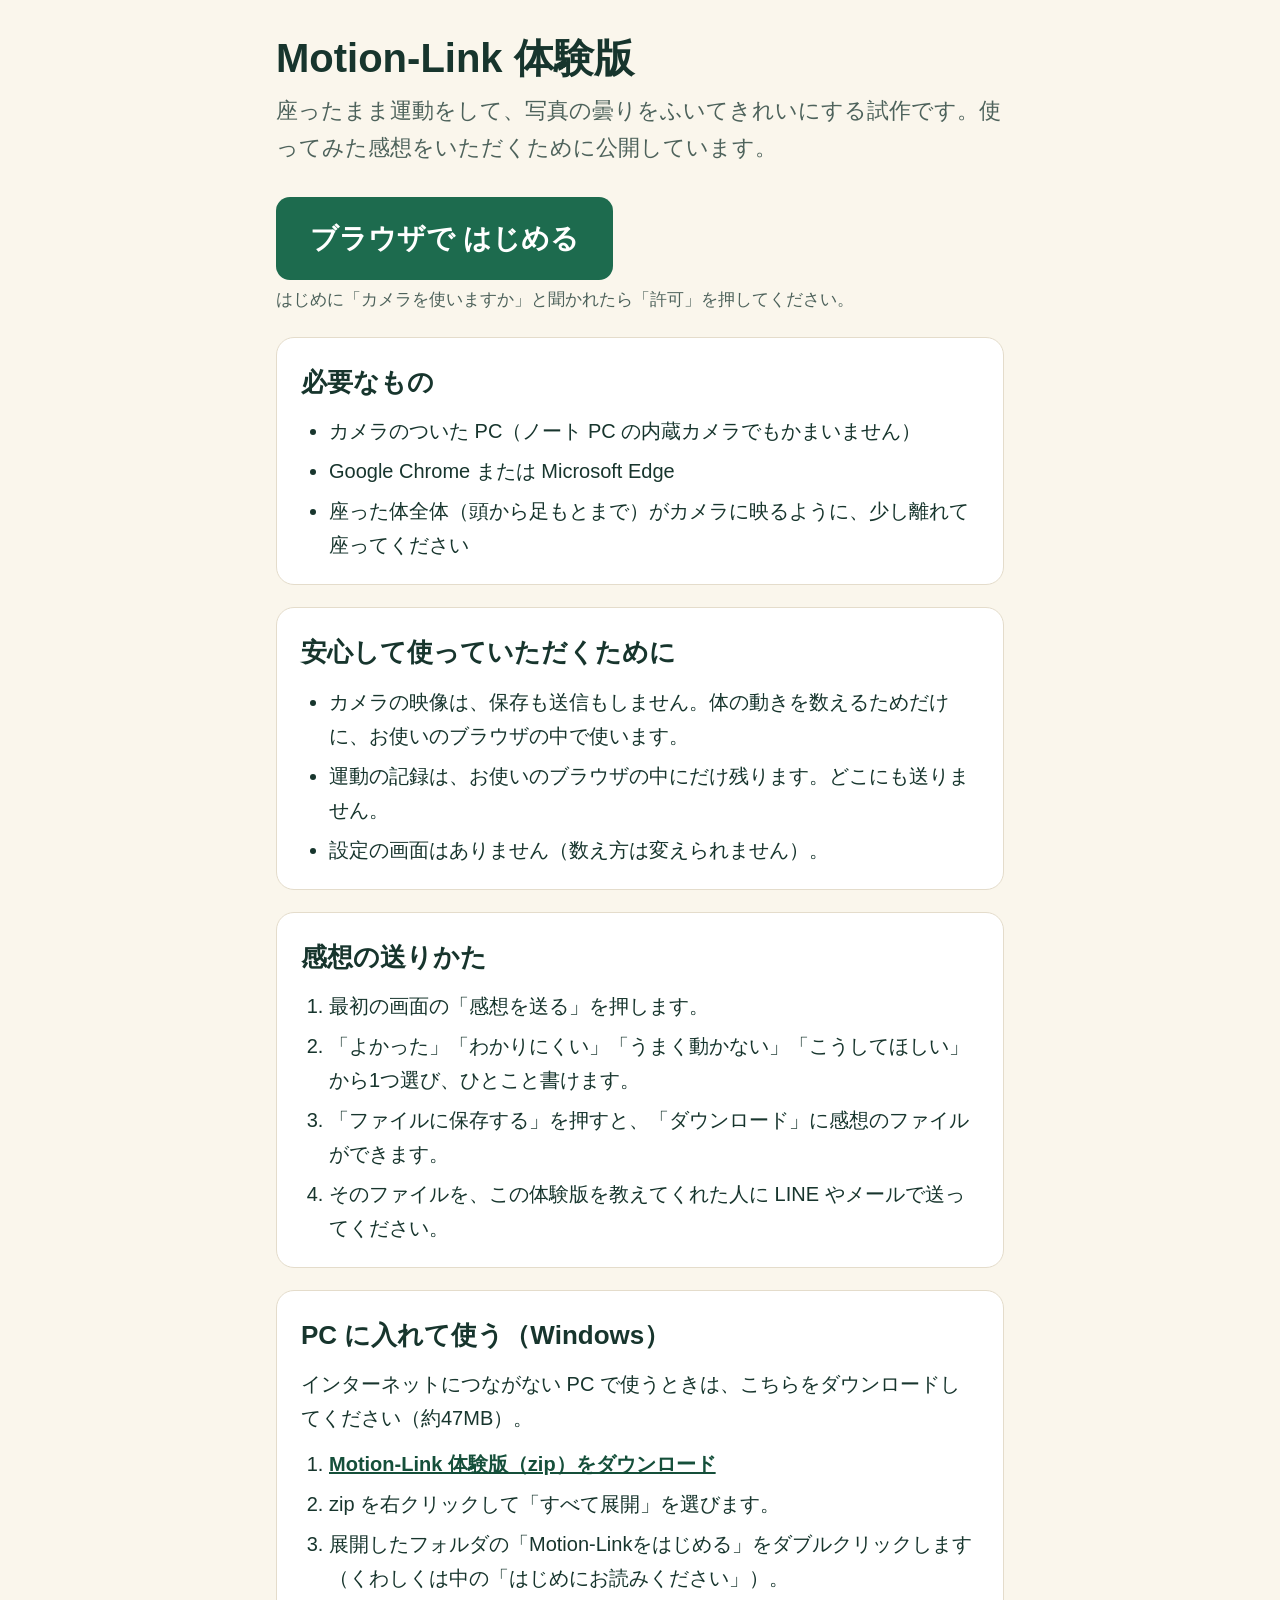
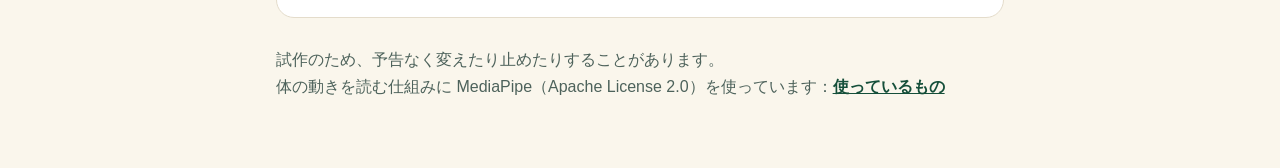
<file: index.html>
<!doctype html>
<html lang="ja">
<head>
  <meta charset="utf-8">
  <meta name="viewport" content="width=device-width, initial-scale=1">
  <meta name="theme-color" content="#1d6b4e">
  <title>Motion-Link 体験版</title>
  <link rel="icon" href="app/motion-link.ico">
  <style>
    :root { --ink: #17352d; --muted: #4d625b; --green: #1d6b4e; --green-dark: #154f3a; --paper: #faf6ec; --card: #ffffff; --line: #e4dccb; }
    * { box-sizing: border-box; }
    body { margin: 0; color: var(--ink); background: var(--paper); font-family: "BIZ UDPGothic", "Hiragino Sans", "Yu Gothic UI", "Meiryo", sans-serif; font-size: 20px; line-height: 1.7; }
    main { max-width: 760px; margin: 0 auto; padding: 32px 16px 56px; }
    h1 { margin: 0 0 8px; font-size: 40px; line-height: 1.3; }
    h2 { margin: 0 0 10px; font-size: 26px; }
    p { margin: 0 0 12px; }
    .lead { font-size: 22px; color: var(--muted); }
    .card { margin-top: 22px; padding: 22px 24px; background: var(--card); border: 1px solid var(--line); border-radius: 18px; }
    .start { display: inline-block; margin: 18px 0 6px; padding: 18px 34px; color: #fff; background: var(--green); border-radius: 14px; font-size: 28px; font-weight: 800; text-decoration: none; }
    .start:hover, .start:focus-visible { background: var(--green-dark); }
    .start:focus-visible, a:focus-visible { outline: 4px solid #f4ca47; outline-offset: 3px; }
    ol, ul { margin: 0; padding-left: 1.4em; }
    li + li { margin-top: 6px; }
    a { color: var(--green-dark); font-weight: 700; }
    .note { font-size: 17px; color: var(--muted); }
    footer { margin-top: 28px; font-size: 16px; color: var(--muted); }
  </style>
</head>
<body>
  <main>
    <h1>Motion-Link 体験版</h1>
    <p class="lead">座ったまま運動をして、写真の曇りをふいてきれいにする試作です。使ってみた感想をいただくために公開しています。</p>
    <a class="start" href="app/index.html?trial=1">ブラウザで はじめる</a>
    <p class="note">はじめに「カメラを使いますか」と聞かれたら「許可」を押してください。</p>

    <section class="card" aria-labelledby="need">
      <h2 id="need">必要なもの</h2>
      <ul>
        <li>カメラのついた PC（ノート PC の内蔵カメラでもかまいません）</li>
        <li>Google Chrome または Microsoft Edge</li>
        <li>座った体全体（頭から足もとまで）がカメラに映るように、少し離れて座ってください</li>
      </ul>
    </section>

    <section class="card" aria-labelledby="safe">
      <h2 id="safe">安心して使っていただくために</h2>
      <ul>
        <li>カメラの映像は、保存も送信もしません。体の動きを数えるためだけに、お使いのブラウザの中で使います。</li>
        <li>運動の記録は、お使いのブラウザの中にだけ残ります。どこにも送りません。</li>
        <li>設定の画面はありません（数え方は変えられません）。</li>
      </ul>
    </section>

    <section class="card" aria-labelledby="feedback">
      <h2 id="feedback">感想の送りかた</h2>
      <ol>
        <li>最初の画面の「感想を送る」を押します。</li>
        <li>「よかった」「わかりにくい」「うまく動かない」「こうしてほしい」から1つ選び、ひとこと書けます。</li>
        <li>「ファイルに保存する」を押すと、「ダウンロード」に感想のファイルができます。</li>
        <li>そのファイルを、この体験版を教えてくれた人に LINE やメールで送ってください。</li>
      </ol>
    </section>

    <section class="card" aria-labelledby="offline">
      <h2 id="offline">PC に入れて使う（Windows）</h2>
      <p>インターネットにつながない PC で使うときは、こちらをダウンロードしてください（約47MB）。</p>
      <ol>
        <li><a href="download/Motion-Link-taiken.zip" download>Motion-Link 体験版（zip）をダウンロード</a></li>
        <li>zip を右クリックして「すべて展開」を選びます。</li>
        <li>展開したフォルダの「Motion-Linkをはじめる」をダブルクリックします（くわしくは中の「はじめにお読みください」）。</li>
      </ol>
    </section>

    <footer>
      <p>試作のため、予告なく変えたり止めたりすることがあります。<br>
      体の動きを読む仕組みに MediaPipe（Apache License 2.0）を使っています：<a href="app/THIRD_PARTY_NOTICES.txt">使っているもの</a></p>
    </footer>
  </main>
</body>
</html>
</file>
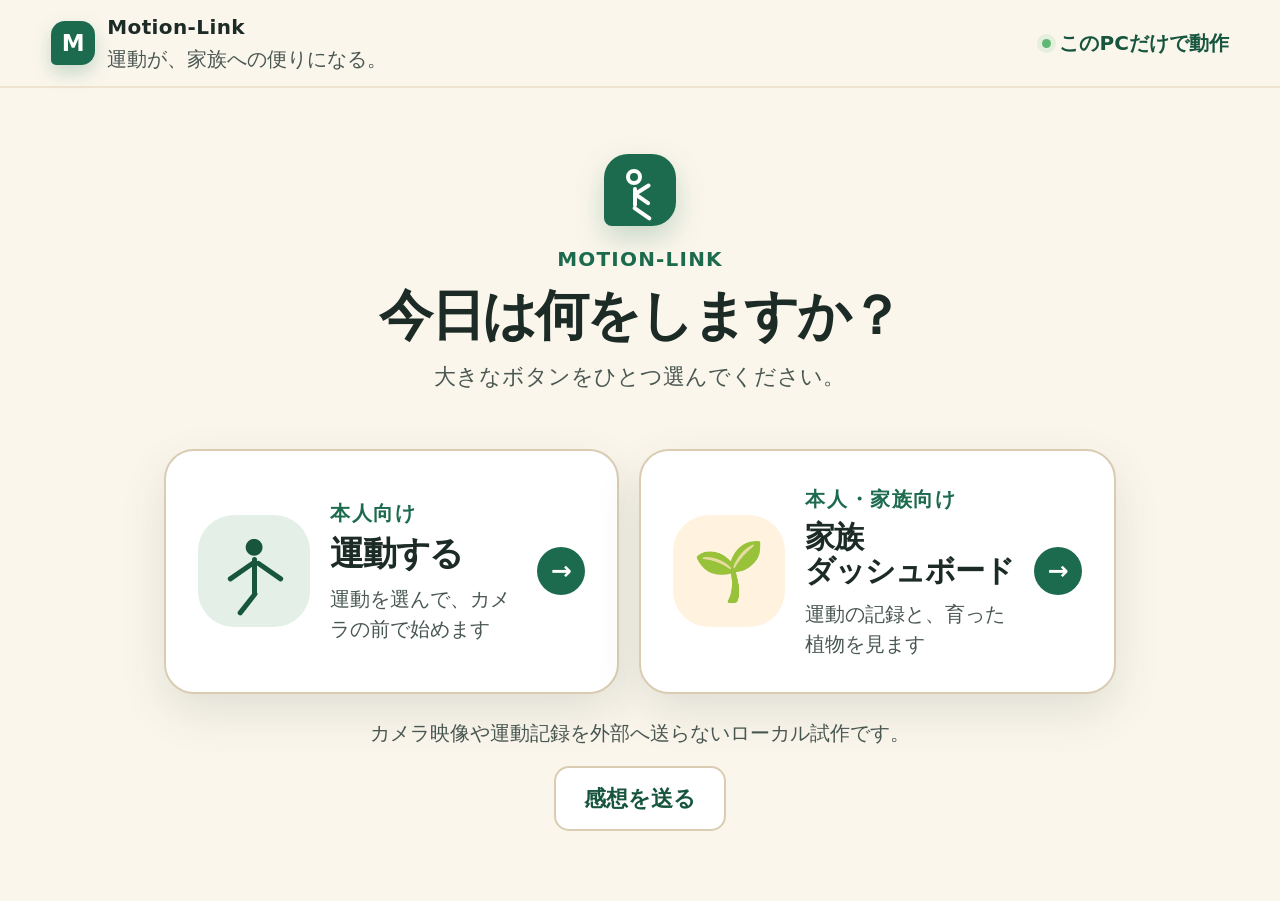
<file: app/index.html>
<!doctype html>
<html lang="ja">
<head>
  <meta charset="utf-8">
  <meta name="viewport" content="width=device-width, initial-scale=1">
  <meta name="theme-color" content="#1d6b4e">
  <title>Motion-Link ローカル試作</title>
  <!-- 公開ページ（GitHub Pages）では、いつも体験版（?trial=1）で開く。設定の画面は出さず、どこにもつながない -->
  <script>if (!/[?&]trial=1(&|$)/.test(location.search)) location.replace(location.pathname + "?trial=1" + location.hash);</script>
  <link rel="stylesheet" href="styles.css?v=2026.10.13-3">
</head>
<body>
  <header class="app-header is-landing">
    <a class="brand" href="#landing" data-nav="landing" aria-label="Motion-Link 最初の画面">
      <span class="brand-mark" aria-hidden="true">M</span>
      <span><strong>Motion-Link</strong><small>運動が、家族への便りになる。</small></span>
    </a>
    <nav class="main-nav" aria-label="メインメニュー">
      <button class="nav-button is-active" type="button" data-view="home">運動する</button>
      <button class="nav-button" type="button" data-view="dashboard">家族ダッシュボード</button>
      <button class="nav-button" type="button" data-view="settings">設定・運営</button>
    </nav>
    <div class="local-badge"><span></span> このPCだけで動作</div>
  </header>

  <main>
    <section id="view-landing" class="view is-active landing-view" aria-labelledby="landing-title">
      <div class="landing-intro">
        <div class="landing-symbol" aria-hidden="true"><span></span><i></i></div>
        <p class="eyebrow">Motion-Link</p>
        <h1 id="landing-title" tabindex="-1">今日は何をしますか？</h1>
        <p>大きなボタンをひとつ選んでください。</p>
      </div>
      <div class="entry-grid">
        <button class="entry-card exercise-entry" type="button" data-entry="home">
          <span class="entry-visual" aria-hidden="true"><span class="mini-person">●</span><i></i></span>
          <span class="entry-copy"><small>本人向け</small><strong>運動する</strong><span>運動を選んで、カメラの前で始めます</span></span>
          <b aria-hidden="true">→</b>
        </button>
        <button class="entry-card family-entry" type="button" data-entry="dashboard">
          <span class="entry-visual" aria-hidden="true">🌱</span>
          <span class="entry-copy"><small>本人・家族向け</small><strong>家族<wbr>ダッシュボード</strong><span>運動の記録と、育った植物を見ます</span></span>
          <b aria-hidden="true">→</b>
        </button>
      </div>
      <p class="landing-privacy">カメラ映像や運動記録を外部へ送らないローカル試作です。</p>
      <!-- 感想を送る（家族のしくみがあるときだけ。この PC の中にためる） -->
      <p class="feedback-entry"><button class="secondary-button feedback-open" type="button" data-feedback-open hidden>感想を送る</button></p>
    </section>

    <section id="view-home" class="view" aria-labelledby="home-title">
      <!-- 運動する人の名前（2人以上のときだけ出す。押すと人を選ぶ画面。PIN は聞かない。app.js renderPersonSwitch） -->
      <button id="person-switch" class="secondary-button person-switch" type="button" hidden><svg class="person-icon" viewBox="0 0 24 24" aria-hidden="true" fill="none" stroke="currentColor" stroke-width="2.4" stroke-linecap="round"><circle cx="12" cy="8" r="4"/><path d="M4.5 21a7.5 7.5 0 0 1 15 0"/></svg><span id="person-switch-name"></span></button>
      <button id="replay-intro" class="secondary-button intro-replay" type="button"><span aria-hidden="true">?</span>つかい方</button>
      <div class="hero-copy">
        <p class="eyebrow">きょうも、無理なく一歩ずつ</p>
        <h1 id="home-title" tabindex="-1">運動をえらんでください</h1>
        <!-- 回数が0回で終えたときだけ、見出しの代わりに出す（責めることば・数字は出さない） -->
        <p id="home-notice" class="home-notice" role="status" hidden><strong>おつかれさまでした</strong><span>もう一度やるときは「この運動をはじめる」を押してください</span></p>
      </div>

      <div class="exercise-picker" aria-label="運動選択">
        <div id="exercise-orbit" class="exercise-orbit"></div>
        <article id="selected-exercise" class="selected-exercise" aria-live="polite"></article>
        <div class="picker-controls">
          <button id="previous-exercise" class="round-control" type="button" aria-label="前の運動">←</button>
          <button id="start-exercise" class="primary-button start-button" type="button">この運動をはじめる</button>
          <button id="next-exercise" class="round-control" type="button" aria-label="次の運動">→</button>
        </div>
      </div>

      <article id="daily-quest-teaser" class="daily-quest-teaser">
        <div class="quest-letter" aria-hidden="true">✉</div>
        <div class="quest-teaser-copy">
          <h2 id="daily-quest-teaser-title">孫から写真が届きました</h2>
          <p id="daily-quest-teaser-detail">カメラの前で手を動かして、写真のくもりをふき取りましょう。</p>
        </div>
        <div class="quest-teaser-reward"><span>ごほうび</span><strong>木が3回分そだちます</strong></div>
        <button id="start-daily-quest" class="secondary-button" type="button">写真をきれいにする</button>
      </article>

      <!-- 家族の端末から届いた声（2段目）。まだ聞いていない声があるときだけ出す（app.js renderVoiceArrival） -->
      <article id="voice-arrival" class="voice-arrival" hidden>
        <div class="quest-letter" aria-hidden="true">♪</div>
        <div class="quest-teaser-copy">
          <h2 id="voice-arrival-title"></h2>
          <p>「きく」を押すと、声が流れます。</p>
        </div>
        <button id="play-arrival" class="secondary-button" type="button">きく</button>
      </article>
    </section>

    <section id="view-session" class="view session-view" aria-labelledby="session-title">
      <!-- 運動中の画面：テレビから2m離れて読めるよう、回数と「一時停止・終わる」をスクロールなしで見える所に置く -->
      <div class="session-topbar">
        <button id="back-home" class="secondary-button quiet-button" type="button">← もどる</button>
        <div class="session-exercise-meta">
          <h2 id="session-title" tabindex="-1">運動名</h2>
          <p id="session-difficulty" class="difficulty-label"></p>
        </div>
        <div class="session-controls">
          <!-- 見え方（映像と線・映像だけ・線だけ）。映像が出せないときは隠す（app.js syncCameraView） -->
          <button id="camera-view" class="secondary-button" type="button" hidden aria-label="画面の見え方を変えます。いまは、映像と体の線">見え方：映像と線</button>
          <button id="pause-session" class="secondary-button" type="button">一時停止</button>
          <button id="finish-session" class="secondary-button danger" type="button">ここで終わる</button>
        </div>
      </div>
      <div class="motion-comparison">
        <article class="motion-card">
          <header class="step-header">
            <strong>あなたの姿</strong>
            <span id="camera-state-label" class="camera-state-label"><i aria-hidden="true"></i><b>準備中</b></span>
          </header>
          <div class="camera-panel">
            <video id="camera-video" autoplay muted playsinline aria-label="運動カメラ映像"></video>
            <!-- 奥行きカメラ（端末サービス --color-preview）の色つき映像。描くだけで保存しない -->
            <canvas id="camera-preview" aria-hidden="true"></canvas>
            <!-- 「線だけ」のとき映像にかぶせる地。映像は止めない（体の動きを読むのは映像のコマごと） -->
            <div id="camera-cover" aria-hidden="true"></div>
            <canvas id="pose-overlay" aria-hidden="true"></canvas>
            <canvas id="motion-sampler" width="160" height="120" hidden></canvas>
            <div id="camera-guide" class="camera-guide" role="status" aria-live="polite">
              <div class="guide-motion" aria-hidden="true"><span></span><i></i></div>
              <strong id="camera-guide-title">カメラを準備しています</strong>
              <span id="camera-guide-detail">そのままお待ちください</span>
              <button id="camera-retry" class="primary-button" type="button" hidden>もう一度ためす</button>
            </div>
            <div id="position-guide" class="position-guide" role="status" aria-live="polite" hidden>
              <span class="position-guide-arrow" aria-hidden="true"></span>
              <div><strong id="position-guide-title"></strong><small id="position-guide-detail"></small></div>
              <span id="position-guide-distance" class="position-guide-distance" aria-hidden="true"></span>
            </div>
            <div class="camera-privacy">● 録画・送信はしません</div>
            <!-- はじめての使い方（3枚のカードを1枚ずつ）。映像の上だけに重ね、「一時停止」「ここで終わる」はふさがない。下では数え続ける。
                 運動選択の「つかい方」から見るときは、画面のまん中に出す（app.js showIntro） -->
            <div id="intro" class="intro" role="dialog" aria-labelledby="intro-text" hidden>
              <div class="intro-card">
                <div class="intro-picture" aria-hidden="true">
                  <img data-card="0" src="assets/intro-seat.svg" alt="">
                  <svg data-card="1" class="intro-lines" viewBox="0 0 160 160">
                    <rect width="160" height="160" rx="14" fill="#12231f"/>
                    <circle cx="80" cy="34" r="13" fill="none" stroke="#f4ca47" stroke-width="5"/>
                    <path d="M58 56 H102 M58 56 L62 100 M102 56 L98 100 M62 100 H98 M58 56 L46 84 L52 104 M102 56 L114 84 L108 104 M66 100 L64 126 L64 146 M94 100 L96 126 L96 146" fill="none" stroke="#f4ca47" stroke-width="5" stroke-linecap="round" stroke-linejoin="round"/>
                  </svg>
                  <span data-card="2" class="intro-count"><b>2</b><small>回</small><i>♪</i></span>
                </div>
                <p id="intro-text" class="intro-text"></p>
                <div class="intro-actions">
                  <span class="intro-dots"><i></i><i></i><i></i></span>
                  <button id="intro-skip" class="secondary-button" type="button">とばす</button>
                  <button id="intro-next" class="primary-button" type="button">次へ</button>
                </div>
              </div>
            </div>
          </div>
          <!-- ひとこと（「2回できました」など）は映像の下の帯に出す。映像の上に重ねると、座った人のひざ・足が隠れる -->
          <p id="motion-feedback" class="motion-feedback" aria-live="polite"></p>
        </article>
        <div class="session-side">
          <article class="demo-card" aria-labelledby="demo-label">
            <p id="demo-label" class="demo-label">お手本</p>
            <div class="demo-stage">
              <canvas id="demo-stickman" width="540" height="540" aria-label="棒人間による運動のお手本"></canvas>
              <strong id="demo-instruction-title" class="phrase-text">動きをゆっくりまねします。</strong>
              <p id="demo-instruction-detail" class="phrase-text">無理のない範囲で動いてください。</p>
            </div>
          </article>
          <article class="count-card" aria-label="回数">
            <div class="count-display"><strong id="current-count">0</strong><span>回</span></div>
            <p class="count-target">目標 <b id="target-count">5</b> 回</p>
            <div class="progress-track" aria-hidden="true"><span id="session-progress"></span></div>
          </article>
        </div>
      </div>
      <div class="session-footer">
        <p id="analysis-pill" class="analysis-pill" aria-live="polite" hidden></p>
        <button id="demo-rep" class="secondary-button demo-button" type="button" hidden>カメラなしで1回</button>
      </div>
      <!-- 開発・ご家族の確認用（?debug=1 のときだけ表示）。体の数値はここだけで、本人の画面には出さない -->
      <div id="family-readouts" class="family-readouts" hidden>
        <div id="camera-status" class="camera-status"><span></span> カメラ準備中</div>
        <dl class="session-metrics">
          <div><dt>経過</dt><dd id="session-time">00:00</dd></div>
          <div><dt>動き</dt><dd id="motion-level">待機中</dd></div>
          <div><dt>認識</dt><dd id="tracking-confidence">準備中</dd></div>
        </dl>
        <section class="precision-panel" aria-labelledby="precision-title">
          <div class="precision-heading"><strong id="precision-title">細かい動きの分析</strong><span id="sensor-source">カメラ準備中</span></div>
          <dl class="precision-readouts">
            <div><dt id="joint-angle-label">動作角度</dt><dd id="joint-angle">—</dd></div>
            <div><dt>可動域</dt><dd id="range-of-motion">0%</dd></div>
            <div><dt>体幹</dt><dd id="posture-state">—</dd></div>
            <div><dt>左右安定</dt><dd id="balance-state">—</dd></div>
            <div><dt>テンポ</dt><dd id="motion-tempo">測定中</dd></div>
          </dl>
        </section>
        <p class="prototype-note">端末内AIで関節角度・可動域・体幹・左右安定・テンポを分析します。見えない部位は評価せず、利用できない場合だけ照明補正つき簡易判定へ切り替えます。</p>
      </div>
    </section>

    <section id="view-quest" class="view quest-view" aria-labelledby="quest-title">
      <div class="session-topbar">
        <button id="back-from-quest" class="text-button" type="button">← 運動選択にもどる</button>
      </div>
      <div class="quest-heading">
        <div><p class="eyebrow">孫から届いた写真</p><h1 id="quest-title" tabindex="-1">写真のくもりを、手でふき取ろう</h1></div>
        <div class="quest-reward-pill"><span>ごほうび</span><strong>木が3回分そだちます</strong></div>
      </div>
      <div class="quest-layout">
        <article class="panel quest-photo-card">
          <div class="panel-heading"><div><p class="kicker">届いた写真</p><h2>まだ何が写っているか内緒です</h2></div><span id="quest-photo-status" class="prototype-tag">まだぼやけています</span></div>
          <div id="quest-photo-stage" class="quest-photo-stage" aria-label="ふき取って見つける写真">
            <canvas id="quest-photo-base" width="900" height="600"></canvas>
            <canvas id="quest-photo-overlay" width="900" height="600" tabindex="0" aria-label="この上を指やマウスでなぞっても、写真をふき取れます"></canvas>
            <div class="quest-sparkle" aria-hidden="true">✦</div>
            <!-- 写真の上の手の印（動いている手だけ）。端末サービスでは両手、ブラウザのカメラでは動いた所の1つ -->
            <div id="quest-motion-cursor" class="quest-motion-cursor" aria-hidden="true"></div>
            <div id="quest-motion-cursor-other" class="quest-motion-cursor" aria-hidden="true"></div>
          </div>
          <div class="progress-track quest-progress" aria-hidden="true"><span id="quest-progress"></span></div>
          <p class="quest-hint">カメラの前で手を左右や上下に動かしてください。写真を指やマウスで直接なぞっても、ふき取れます。</p>
        </article>

        <aside class="panel quest-motion-card">
          <div class="panel-heading"><div><p class="kicker">手の動き</p><h2>手だけで大丈夫</h2></div></div>
          <div class="quest-camera-panel">
            <video id="quest-camera-video" autoplay muted playsinline aria-label="手の動きを見るカメラ映像"></video>
            <canvas id="quest-motion-sampler" width="96" height="72" hidden></canvas>
            <!-- 端末サービスのとき（映像はない）：映っている人の上半身の線 -->
            <canvas id="quest-pose-overlay" class="quest-pose-overlay" aria-hidden="true"></canvas>
            <div id="quest-camera-guide" class="quest-camera-guide phrase-text"><span aria-hidden="true">↔</span><strong>手をゆっくり<wbr>左右や上下へ</strong><small>全身を<wbr>映す必要はありません</small></div>
          </div>
          <div id="quest-camera-status" class="camera-status"><span></span> カメラ準備中</div>
          <ol class="quest-steps phrase-text"><li>手や腕が<wbr>映る位置に<wbr>座ります</li><li>窓をふくように、<wbr>左右や上下へ<wbr>動かします</li><li>写真ぜんぶが<wbr>見えてきたら、<wbr>できあがりです</li></ol>
          <!-- 開発・ご家族の確認用（?debug=1 のときだけ表示）。これでふき取った写真では元気の木はそだたない -->
          <button id="quest-demo-swipe" class="secondary-button" type="button" hidden>デモでふき取る</button>
          <p class="prototype-note">カメラの映像は保存しません。カメラがお休みのときも、写真を直接なぞれます。</p>
        </aside>
      </div>
      <div id="quest-complete-panel" class="quest-complete-panel" hidden>
        <span class="celebration" aria-hidden="true">✓</span>
        <div><p class="eyebrow">きれいになりました！</p><h2>写真をアルバムに入れました</h2><p id="quest-complete-detail">元気の木が3回分そだちました。</p></div>
        <button id="quest-view-album" class="primary-button" type="button">アルバムと植物を見る</button>
      </div>
    </section>

    <section id="view-result" class="view result-view" aria-labelledby="result-title">
      <!-- 元気の木（左）と、ことば（右）。木が育ったときは、ここで育つところを見せる。木の中身は plant-view.js が作る（家族のページと同じ描き方） -->
      <div class="result-top">
        <figure class="result-tree">
          <svg id="result-plant" class="plant-svg" viewBox="0 0 260 240" aria-hidden="true"></svg>
          <figcaption>元気の木 <b id="result-plant-label">たね</b></figcaption>
        </figure>
        <div class="result-copy">
          <p class="eyebrow">おつかれさまでした</p>
          <h1 id="result-title" tabindex="-1">今日の運動、完了です</h1>
          <p id="result-message" class="result-message"></p>
          <!-- 木が育ったとき「元気の木が 若葉に なりました」、練習の記録のとき「練習でした」 -->
          <p id="result-grow" class="result-grow" aria-live="polite" hidden></p>
          <div id="unlock-message" class="unlock-card" hidden>
            <canvas id="unlock-pose" class="exercise-pose" aria-hidden="true"></canvas>
            <p><span>あたらしい運動が えらべます</span><strong id="unlock-name"></strong></p>
            <button id="unlock-try" class="secondary-button" type="button">あたらしい運動を見てみる</button>
          </div>
        </div>
      </div>
      <div class="result-grid">
        <div><span>運動回数</span><strong id="result-count">0回</strong></div>
        <div><span>運動時間</span><strong id="result-duration">0秒</strong></div>
        <div><span>簡易スコア</span><strong id="result-score">0点</strong></div>
        <div><span>体の分析</span><strong id="result-analysis">はじめまして</strong><small id="result-analysis-note" aria-live="polite"></small></div>
      </div>
      <div class="line-preview">
        <span class="line-mark" aria-hidden="true">✉</span>
        <div><strong>家族へのお知らせ</strong><p id="line-message"></p></div>
        <span class="sent-badge">家族へは送っていません</span>
      </div>
      <div class="result-actions">
        <button id="go-dashboard" class="primary-button" type="button">成長をみる</button>
        <button id="return-home" class="secondary-button" type="button">ほかの運動をする</button>
      </div>
    </section>

    <section id="view-dashboard" class="view dashboard-view" aria-labelledby="dashboard-title">
      <div class="section-heading">
        <div><p class="eyebrow">本人と家族で共有</p><h1 id="dashboard-title" tabindex="-1">元気のダッシュボード</h1></div>
        <button id="dashboard-exercise" class="primary-button" type="button">運動する</button>
      </div>
      <div id="summary-cards" class="summary-cards"></div>
      <!-- この1週間：運動ごとに、した日に ✓（回数は書かない）。練習だけの日は点線の丸 -->
      <article class="panel week-panel" aria-labelledby="week-title">
        <div class="panel-heading"><div><p class="kicker">運動した日</p><h2 id="week-title">この1週間</h2></div>
          <p class="week-legend"><span><i class="week-mark is-done" aria-hidden="true">✓</i>できました</span><span><i class="week-mark is-practice" aria-hidden="true"></i>練習</span></p></div>
        <table id="week-grid" class="week-grid"></table>
      </article>
      <div class="dashboard-grid">
        <article class="panel chart-panel">
          <div class="panel-heading"><div><p class="kicker">最近30日</p><h2>運動した回数</h2></div><span class="legend"><i></i> 回数</span></div>
          <canvas id="history-chart" height="230" aria-label="過去30日間の運動回数グラフ"></canvas>
        </article>
        <article class="panel plant-panel">
          <div class="panel-heading"><div><p class="kicker">家族で育てる</p><h2>元気の木</h2></div><span id="plant-level" class="level-pill">芽</span></div>
          <div class="plant-visual" aria-hidden="true">
            <svg id="plant-svg" class="plant-svg" viewBox="0 0 260 240" role="img"></svg>
          </div>
          <p id="plant-message" class="plant-message"></p>
        </article>
      </div>
      <div class="dashboard-grid lower-grid">
        <article class="panel history-panel">
          <div class="panel-heading"><div><p class="kicker">運動の便り</p><h2>最近の記録</h2></div></div>
          <div id="history-body" class="history-list" aria-label="最近の記録"></div>
        </article>
        <article class="panel notification-panel">
          <div class="panel-heading"><div><p class="kicker">家族へ</p><h2>家族へのお知らせ</h2></div><span class="prototype-tag">送っていません</span></div>
          <div id="notification-list" class="notification-list"></div>
        </article>
      </div>
      <article id="family-album" class="panel album-panel">
        <div class="panel-heading"><div><p class="kicker">家族の思い出</p><h2>写真アルバム</h2></div><span id="album-count" class="level-pill">0枚</span></div>
        <div id="album-grid" class="album-grid"></div>
      </article>
      <div class="dashboard-actions"><button id="dashboard-exercise-bottom" class="primary-button start-button" type="button">運動する</button></div>
    </section>

    <section id="view-settings" class="view settings-view" aria-labelledby="settings-title">
      <div class="section-heading"><div><p class="eyebrow">家族・運営向け</p><h1 id="settings-title" tabindex="-1">音声・目覚まし・運動設定</h1></div><button class="secondary-button feedback-open" type="button" data-feedback-open hidden>感想を送る</button></div>
      <div class="settings-grid">
        <article class="panel settings-card">
          <p class="kicker">孫の声で応援</p><h2>家族音声</h2>
          <p>録音または音声ファイルを登録すると、運動の途中と完了時に再生します。いくつか登録して、使う声を選べます（8つまで）。</p>
          <label class="consent-row"><input id="voice-consent" type="checkbox"> 録音者または保護者の同意を得ています</label>
          <div class="voice-actions">
            <button id="record-voice" class="secondary-button" type="button">● 録音する</button>
            <button id="stop-recording" class="secondary-button" type="button" disabled>■ 停止</button>
            <label class="file-button">音声を選ぶ<input id="voice-upload" type="file" accept="audio/*" hidden></label>
          </div>
          <div id="voice-status" class="inline-status">音声はまだ登録されていません。</div>
          <!-- 登録した声の一覧（8つまで）。使う声を選ぶ・試聴する・消す -->
          <ul id="voice-list" class="voice-list" hidden></ul>
          <button id="play-voice" class="text-button" type="button" disabled>使う声を試聴</button>
          <label class="switch-row"><span>1回ごとに音で知らせる<small>運動中、1回数えるたびに短い音が鳴ります</small></span><input id="rep-sound-enabled" type="checkbox" role="switch" checked></label>
        </article>

        <article class="panel settings-card">
          <p class="kicker">孫の声目覚まし</p><h2>目覚まし</h2>
          <div class="form-grid">
            <label>時刻<input id="alarm-time" type="time" value="07:30"></label>
            <label>音量<input id="alarm-volume" type="range" min="10" max="100" value="60"><output id="volume-output">60%</output></label>
          </div>
          <fieldset class="weekday-fieldset"><legend>曜日</legend><div id="weekday-options"></div></fieldset>
          <label class="switch-row"><span>目覚ましを有効にする<small>Motion-Linkの画面を開いているあいだ鳴ります。画面を閉じたりPCを切ったりすると鳴りません。</small></span><input id="alarm-enabled" type="checkbox" role="switch"></label>
          <!-- 運動する人が2人以上のときだけ（目覚ましは人ごとの設定。D-21） -->
          <p id="alarm-person-note" class="inline-status" hidden>目覚ましは、いま選んでいる人の設定で鳴ります。</p>
          <div class="alarm-actions"><button id="test-alarm" class="secondary-button" type="button">目覚ましを試す</button><button id="snooze-alarm" class="text-button" type="button">5分後にもう一度鳴らす</button></div>
          <div id="snooze-status" class="inline-status snooze-status" hidden><span id="snooze-text"></span><button id="snooze-cancel" class="text-button" type="button">やめる</button></div>
        </article>

        <article class="panel settings-card admin-card">
          <p class="kicker">運営設定</p><h2>クリア基準回数</h2>
          <p>変更は次の運動から使います。</p>
          <div id="threshold-settings" class="threshold-settings"></div>
          <button id="save-thresholds" class="primary-button compact" type="button">設定を保存</button>
          <div class="admin-camera-control">
            <div><p class="kicker">管理者用</p><h3>カメラの一時停止</h3><p id="admin-camera-status">カメラは利用できます。</p></div>
            <button id="admin-camera-toggle" class="secondary-button" type="button">カメラを一時停止</button>
          </div>
          <!-- 運営の設定（テレビ全体で1つ）。変えるときは管理用のPIN（「運動する人」で開いている間は聞かない） -->
          <div class="admin-options">
            <p class="kicker">管理者用</p><h3>運営の設定</h3>
            <p>変えるときは、管理用のPINを入れます。</p>
            <label class="switch-row"><span>カメラなしでもクリアにする<small>「カメラなしで1回」などの練習でも、目標の回数に届けばクリアにして、次の運動を選べるようにします（記録は練習のままで、元気の木は育ちません）</small></span><input id="admin-practice-clears" data-admin-option="practiceClears" type="checkbox" role="switch"></label>
            <label class="switch-row"><span>写真あそびを何回でもできる<small>ふき終わった写真を、もう一度ふけます（2回目からは元気の木は育ちません）</small></span><input id="admin-photo-replay" data-admin-option="photoReplay" type="checkbox" role="switch"></label>
            <label class="switch-row"><span>立ってする運動も出す<small>立ってかかと上げ・横ステップ・浅いスクワット・椅子から立つを、運動の一覧に出します（はじめは座ってする運動だけ）</small></span><input id="admin-show-standing" data-admin-option="showStanding" type="checkbox" role="switch"></label>
          </div>
        </article>

        <article class="panel settings-card family-notes-card">
          <p class="kicker">ご家族・運営の方へ</p><h2>記録とお知らせ</h2>
          <p>ご家族向けのお知らせは、本人の画面には出ません。ご家族用のPINか管理用のPINを入れている間だけここに表示し、しばらく操作がないと自動で隠れます。</p>
          <form id="family-notes-form" class="pin-form"><label><span id="family-notes-pin-label">ご家族用のPIN</span><input id="family-notes-pin" type="password" inputmode="numeric" maxlength="8" autocomplete="off"></label><button class="secondary-button compact" type="submit">開く</button></form>
          <!-- PIN がはじめのままの人だけ（PIN を入れている間）。変えると消える -->
          <p id="pin-initial-note" class="pin-initial-note" hidden>PINがはじめのままです。家族の端末をつなぐ前に変えてください。</p>
          <!-- 本人の呼び名（家族へのお知らせの文に使う）。PIN を入れている間だけ変えられる -->
          <form id="user-name-form" class="name-form" hidden><label>本人の呼び名<input id="user-name" type="text" maxlength="12" autocomplete="off"></label><button class="secondary-button compact" type="submit">呼び名を保存</button></form>
          <div id="family-notes-list" class="notification-list" hidden></div>
          <!-- 数え方がこの人に合っているか（F5。家族だけ。PIN を入れている間だけ。家族の端末の PIN の先と同じ文） -->
          <section id="family-accuracy" class="family-accuracy" hidden>
            <h3>数え方がこの人に合っているか</h3>
            <div id="family-accuracy-body"></div>
          </section>
          <!-- 体の動きを読む仕組みの今の様子と、練習の記録になったわけ（PIN を入れている間だけ。本人の画面には「練習」とだけ出す） -->
          <section id="family-practice" class="family-practice" hidden>
            <h3>練習の記録になったわけ</h3>
            <p id="family-pose-status" class="family-pose-status"></p>
            <div id="family-practice-list" class="notification-list"></div>
          </section>
          <!-- カメラの映り方の確認（頭・肩・腰・ひざ・足首が映っているか）。PIN を入れている間だけ -->
          <button id="camera-check-open" class="secondary-button compact" type="button" hidden>カメラの映り方を確かめる</button>
          <!-- この人のご家族用のPINを変える（PIN を入れている間だけ）。数字は表示せず、塩を足したハッシュだけを保存する -->
          <form id="pin-change" class="pin-change" hidden>
            <h3>PINを変える</h3>
            <label>いまのPIN<input data-pin="current" type="password" inputmode="numeric" maxlength="8" autocomplete="off"></label>
            <label>新しいPIN（4〜8けたの数字）<input data-pin="next" type="password" inputmode="numeric" maxlength="8" autocomplete="off"></label>
            <label>新しいPINをもう一度<input data-pin="again" type="password" inputmode="numeric" maxlength="8" autocomplete="off"></label>
            <button class="secondary-button compact" type="submit">PINを変える</button>
            <p class="pin-change-status" role="status" aria-live="polite"></p>
          </form>
          <!-- 家族の端末（家族のしくみがあるとき・PIN を入れている間だけ）。つなぐための番号と QR は最長5分だけ出す -->
          <section id="family-devices" class="family-devices" hidden>
            <h3>家族の端末</h3>
            <p>ご家族のスマホで、記録を見たり写真を送ったりできます。キーボードかマウスで操作します。</p>
            <button id="family-pair" class="secondary-button compact" type="button">家族の端末をつなぐ</button>
            <p id="family-devices-status" class="inline-status" role="status" aria-live="polite"></p>
            <div id="family-pairing" class="family-pairing" hidden>
              <img id="family-pairing-qr" class="family-pairing-qr" alt="家族の端末で読みこむQRコード" width="220" height="220">
              <div>
                <p>スマホのカメラでQRコードを読みこむか、下のアドレスを開いてください。5分で消えます（この欄が閉じたときも消えます）。</p>
                <p class="family-pairing-code">番号 <strong id="family-pairing-code"></strong></p>
                <ul id="family-pairing-urls" class="family-pairing-urls"></ul>
              </div>
            </div>
            <ul id="family-device-list" class="family-device-list"></ul>
          </section>
          <button id="family-notes-close" class="text-button" type="button" hidden>閉じる</button>
        </article>

        <!-- 運動する人（F0）。名前の一覧はいつも見せ、足す・名前を変える・消す・管理用のPINを変えるは管理用のPINを入れている間だけ -->
        <article class="panel settings-card people-card">
          <p class="kicker">人ごとの記録</p><h2>運動する人</h2>
          <p>テレビで運動する人を登録します。人ごとに、記録・元気の木・体の分析・アルバム・家族の端末を分けます。人を足す・名前を変える・消すには、管理用のPINが要ります。キーボードかマウスで操作します。</p>
          <ul id="people-list" class="people-list"></ul>
          <form id="people-admin-form" class="pin-form"><label>管理用のPIN<input id="people-admin-pin" type="password" inputmode="numeric" maxlength="8" autocomplete="off"></label><button class="secondary-button compact" type="submit">開く</button></form>
          <div id="people-admin" class="people-admin" hidden>
            <form id="person-add-form" class="name-form"><label>人を足す<input id="person-add-name" type="text" maxlength="12" autocomplete="off"></label><button class="secondary-button compact" type="submit">足す</button></form>
            <!-- 6人のときだけ（足せないわけ） -->
            <p id="person-add-full" class="people-full" hidden></p>
            <div id="people-rows" class="people-rows"></div>
            <!-- 管理用のPINがはじめのままの間だけ -->
            <p id="admin-pin-initial-note" class="pin-initial-note" hidden>管理用のPINがはじめのままです。下の「管理用のPINを変える」で変えてください。</p>
            <form id="admin-pin-change" class="pin-change">
              <h3>管理用のPINを変える</h3>
              <label>いまのPIN<input data-pin="current" type="password" inputmode="numeric" maxlength="8" autocomplete="off"></label>
              <label>新しいPIN（4〜8けたの数字）<input data-pin="next" type="password" inputmode="numeric" maxlength="8" autocomplete="off"></label>
              <label>新しいPINをもう一度<input data-pin="again" type="password" inputmode="numeric" maxlength="8" autocomplete="off"></label>
              <button class="secondary-button compact" type="submit">PINを変える</button>
              <p class="pin-change-status" role="status" aria-live="polite"></p>
            </form>
            <button id="people-admin-close" class="text-button" type="button">閉じる</button>
          </div>
          <p id="people-status" class="inline-status people-status" role="status" aria-live="polite"></p>
        </article>

        <article class="panel settings-card">
          <p class="kicker">継続改善</p><h2>アイデアバックログ</h2>
          <form id="idea-form" class="idea-form"><label>新しいアイデア<input id="idea-input" type="text" maxlength="80" placeholder="例：家族から写真を届ける"></label><button class="secondary-button compact" type="submit">追加</button></form>
          <ul id="idea-list" class="idea-list"></ul>
        </article>
      </div>
      <div class="data-controls">
        <div><strong>試作データの保存先</strong><span>履歴・設定・音声・体の分析（数値だけ）はこのブラウザのローカル領域だけに保存します。</span></div>
        <button id="reset-profile" class="text-button" type="button">体の分析をやり直す</button>
        <button id="reset-data" class="text-button danger" type="button">試作データを初期化</button>
      </div>
    </section>
  </main>

  <div id="toast" class="toast" role="status" aria-live="polite"></div>
  <!-- テレビで読める大きさの確認・PINの入力（ブラウザの小さな確認画面は使わない） -->
  <dialog id="tv-dialog" class="tv-dialog" aria-labelledby="tv-dialog-text">
    <p id="tv-dialog-text"></p>
    <label id="tv-dialog-pin-row" class="tv-dialog-pin" hidden><span id="tv-dialog-pin-label"></span><input id="tv-dialog-pin" type="password" inputmode="numeric" maxlength="8" autocomplete="off"></label>
    <p id="tv-dialog-error" class="tv-dialog-error" role="alert" hidden></p>
    <div class="dialog-actions">
      <button id="tv-dialog-no" class="secondary-button" type="button">やめる</button>
      <button id="tv-dialog-yes" class="primary-button" type="button">はい</button>
    </div>
  </dialog>
  <!-- 感想を送る（使ってみた人のご意見。家族のしくみへ送り、この PC の中にためる。外へは出さない） -->
  <dialog id="feedback-dialog" class="tv-dialog feedback-dialog" aria-labelledby="feedback-title">
    <h2 id="feedback-title">感想を送る</h2>
    <p class="feedback-lead">使ってみてどうでしたか？ 当てはまるものを1つ選んでください。ひとことも書けます。</p>
    <!-- 体験版（家族のしくみがない）：感想は「ダウンロード」にファイルで残し、配った人へ送ってもらう -->
    <p id="feedback-file-note" class="feedback-lead" hidden>感想はこのPCの「ダウンロード」にファイルで保存します。そのファイルを、この体験版を送ってくれた人に送ってください。</p>
    <div class="feedback-kinds" role="group" aria-label="感想の種類">
      <button type="button" class="feedback-kind" data-feedback-kind="good" aria-pressed="false">よかった</button>
      <button type="button" class="feedback-kind" data-feedback-kind="confusing" aria-pressed="false">わかりにくい</button>
      <button type="button" class="feedback-kind" data-feedback-kind="broken" aria-pressed="false">うまく動かない</button>
      <button type="button" class="feedback-kind" data-feedback-kind="idea" aria-pressed="false">こうしてほしい</button>
    </div>
    <label class="feedback-text"><span>ひとこと（なくてもよい）</span><textarea id="feedback-text" maxlength="500" rows="3"></textarea></label>
    <p id="feedback-error" class="tv-dialog-error" role="alert" hidden></p>
    <div class="dialog-actions">
      <button id="feedback-cancel" class="secondary-button" type="button">やめる</button>
      <button id="feedback-send" class="primary-button" type="button">送る</button>
    </div>
  </dialog>
  <!-- 人を選ぶ画面（運動選択の名前のボタンから。PIN は聞かない）。矢印で名前を選び、決定で切り替える。Esc・「やめる」で閉じる -->
  <dialog id="person-picker" class="tv-dialog person-picker" aria-labelledby="person-picker-title">
    <h2 id="person-picker-title">だれが運動しますか？</h2>
    <div id="person-picker-list" class="person-picker-list"></div>
    <div class="dialog-actions"><button id="person-picker-cancel" class="secondary-button" type="button">やめる</button></div>
  </dialog>
  <!-- ご家族のカメラの映り方の確認（設定の「ご家族・運営の方へ」で PIN を入れたときだけ開く）。映像は保存しない -->
  <dialog id="camera-check" class="camera-check" aria-labelledby="camera-check-title">
    <h2 id="camera-check-title">カメラの映り方</h2>
    <p id="camera-check-lead" class="camera-check-lead"></p>
    <div class="camera-check-body">
      <div class="camera-check-picture"><video id="camera-check-video" muted playsinline></video><canvas id="camera-check-overlay" aria-hidden="true"></canvas></div>
      <ul id="camera-check-parts" class="camera-check-parts"></ul>
    </div>
    <p id="camera-check-advice" class="camera-check-advice" aria-live="polite"></p>
    <div class="dialog-actions"><span class="camera-check-note">映像は保存しません</span><button id="camera-check-close" class="primary-button" type="button">閉じる</button></div>
  </dialog>
  <!-- 更新したら ?v= を変える（ブラウザに古いファイルが残らないように。app.js の motion-ai.js も同じ値を使う） -->
  <script src="logic.js?v=2026.10.13-3"></script>
  <script src="pin-hash.js?v=2026.10.13-3"></script>
  <script src="media-store.js?v=2026.10.13-3"></script>
  <script src="plant-view.js?v=2026.10.13-3"></script>
  <script src="family-sync.js?v=2026.10.13-3"></script>
  <script src="local-sensor.js?v=2026.10.13-3"></script>
  <script src="app.js?v=2026.10.13-3"></script>
</body>
</html>
</file>
<file: app/styles.css>
:root {
  color-scheme: light;
  /* 色（テレビ・2m で見分けやすく、あたたかく）。--sun は飾り・地の色だけで、字の色には使わない */
  --paper: #fbf6ec;
  --sand: #efe4cf;
  --card: #fff;
  --card-edge: #d9ccb2;
  --ink: #1c2b26;
  --ink-soft: #4a5852;
  --primary: #1d6b4e;
  --sun: #e8892b;
  --apricot: #f7c58a;
  --move: #c4560f;
  --cream: #fff3df;
  /* 1回数えた合図の地（濃い字を 4.5:1 以上で読め、白い画面とも 3:1 以上で見分けられる、--sun の少し濃い色） */
  --sun-deep: #d9771a;
  --track-edge: #6f8a7e;
  --muted: var(--ink-soft);
  --surface: var(--card);
  --canvas: var(--paper);
  --mint: #e3efe7;
  --green: var(--primary);
  --green-dark: #17553e;
  --warm: var(--apricot);
  --line: var(--card-edge);
  --danger: #a7473b;
  --shadow: 0 18px 46px rgba(35, 65, 53, .12);
  --radius: 24px;
  /* テレビ（2m）で読む文字の大きさ。本人が見る画面（入口・運動選択・運動中・結果・ダッシュボード・クエスト）は 20px 以上、
     家族・運営向けの設定画面は 18px 以上。押すところは 56px 以上 */
  --fs-body: 24px;
  --fs-small: 20px;
  --fs-button: 22px;
  --fs-label: 20px;
  --fs-h2: 30px;
  --fs-family: 18px;
  --tap: 56px;
  font-family: "BIZ UDPGothic", "Meiryo", "Yu Gothic UI", system-ui, sans-serif;
}

* { box-sizing: border-box; }
/* hidden はどの要素でも隠す（表示を決めたクラスや、SVG の <g> でも。元気の木の花など） */
[hidden] { display: none !important; }
html { background: var(--canvas); scroll-behavior: smooth; }
body { margin: 0; color: var(--ink); background: var(--paper); min-height: 100vh; line-height: 1.5; display: flex; flex-direction: column; }
h1, h2, h3 { line-height: 1.25; }
button, input, output { font: inherit; }
button, a, input { -webkit-tap-highlight-color: transparent; }
/* 選んでいる所：濃い枠と白いふち（どの地の色の上でも見える）。暗いカメラの案内の上では白い枠と濃いふち */
:focus-visible, label:has(input:focus-visible) { outline: 4px solid var(--ink); outline-offset: 3px; box-shadow: 0 0 0 9px #fff; }
.camera-guide :focus-visible { outline-color: #fff; box-shadow: 0 0 0 9px var(--ink); }
/* 画面が変わったときに選んでおく見出し（app.js focusView）には枠を出さない */
[tabindex="-1"]:focus { outline: none; }
:is(h1, h2)[tabindex="-1"]:focus { box-shadow: none; }

.app-header {
  position: sticky;
  top: 0;
  z-index: 30;
  min-height: 78px;
  display: grid;
  grid-template-columns: minmax(340px, 1fr) auto minmax(190px, 1fr);
  align-items: center;
  gap: 24px;
  padding: 12px clamp(18px, 4vw, 58px);
  background: rgba(251, 246, 236, .95);
  backdrop-filter: blur(18px);
  border-bottom: 2px solid var(--sand);
}
.app-header.is-landing { grid-template-columns: 1fr auto; }
.app-header.is-landing .main-nav { display: none; }

.brand { display: inline-flex; align-items: center; gap: 12px; color: var(--ink); text-decoration: none; width: fit-content; }
.brand-mark { display: grid; place-items: center; width: 44px; height: 44px; color: white; border-radius: 14px 14px 14px 5px; font-size: 23px; font-weight: 900; background: var(--green); box-shadow: 0 8px 18px rgba(47,128,94,.25); }
.brand strong, .brand small { display: block; }
.brand strong { letter-spacing: .02em; font-size: 20px; }
.brand small { color: var(--muted); font-size: 20px; margin-top: 2px; white-space: nowrap; }

.main-nav { display: flex; align-items: center; gap: 4px; padding: 5px; background: var(--sand); border-radius: 18px; }
.nav-button { min-height: var(--tap); border: 0; color: var(--ink-soft); background: transparent; padding: 10px 22px; border-radius: 13px; font-size: 20px; font-weight: 800; cursor: pointer; white-space: nowrap; }
.nav-button:hover { color: var(--ink); }
.nav-button.is-active { color: var(--green-dark); background: var(--card); box-shadow: 0 3px 10px rgba(33,66,51,.09); }
.local-badge { justify-self: end; display: inline-flex; gap: 8px; align-items: center; font-size: 20px; font-weight: 700; color: var(--green-dark); }
.local-badge span { width: 9px; height: 9px; border-radius: 50%; background: #60b875; box-shadow: 0 0 0 5px rgba(96,184,117,.13); }

/* 画面の高さは、見出しの帯の残り全部（帯の高さが変わってもページを1画面より高くしない） */
main { flex: 1 0 auto; display: flex; flex-direction: column; width: min(1560px, 100%); margin: 0 auto; }
.view { display: none; flex: 1 0 auto; width: 100%; padding: 48px clamp(20px, 5vw, 76px) 70px; }
.view.is-active { display: block; animation: view-in .35s ease both; }
@keyframes view-in { from { opacity: 0; transform: translateY(8px); } }
.landing-view { place-content: center; max-width: 1080px; margin: 0 auto; padding-top: 66px; }
.landing-view.is-active { display: grid; }
.landing-intro { text-align: center; max-width: 760px; margin: 0 auto 34px; }
.landing-intro h1 { margin-bottom: 10px; }
.landing-intro > p:last-child { color: var(--muted); font-size: 22px; }
.landing-symbol { position: relative; width: 72px; height: 72px; margin: 0 auto 18px; border-radius: 24px 24px 24px 8px; background: var(--green); box-shadow: 0 12px 28px rgba(47,128,94,.25); }
.landing-symbol span { position: absolute; left: 22px; top: 15px; width: 16px; height: 16px; border: 4px solid white; border-radius: 50%; }
.landing-symbol::before, .landing-symbol::after, .landing-symbol i::before, .landing-symbol i::after { content: ""; position: absolute; height: 4px; background: white; border-radius: 99px; transform-origin: left center; }
.landing-symbol::before { left: 29px; top: 33px; width: 4px; height: 20px; }
.landing-symbol::after { left: 31px; top: 38px; width: 18px; transform: rotate(-32deg); }
.landing-symbol i::before { left: 31px; top: 38px; width: 18px; transform: rotate(35deg); }
.landing-symbol i::after { left: 29px; top: 51px; width: 22px; transform: rotate(35deg); }
.entry-grid { display: grid; grid-template-columns: 1fr 1fr; gap: 20px; width: 100%; }
.entry-card { position: relative; min-height: 245px; display: grid; grid-template-columns: 112px 1fr auto; align-items: center; gap: 20px; padding: 32px; color: var(--ink); text-align: left; border: 2px solid var(--card-edge); border-radius: 30px; cursor: pointer; background: var(--card); box-shadow: var(--shadow); transition: transform .22s ease, box-shadow .22s ease; }
.entry-card:hover { transform: translateY(-5px); box-shadow: 0 24px 56px rgba(35,65,53,.17); }
.entry-card:focus-visible { outline-offset: 5px; }
.entry-card > b { display: grid; place-items: center; width: 48px; height: 48px; border-radius: 50%; color: white; background: var(--green); font-size: 25px; }
.entry-visual { position: relative; width: 112px; height: 112px; display: grid; place-items: center; border-radius: 36px; background: var(--mint); font-size: 58px; }
.exercise-entry .entry-visual { color: var(--green-dark); }
.exercise-entry .mini-person { position: absolute; top: 20px; font-size: 22px; line-height: 1; }
.exercise-entry .entry-visual::before, .exercise-entry .entry-visual::after, .exercise-entry .entry-visual i::before, .exercise-entry .entry-visual i::after { content: ""; position: absolute; width: 5px; background: var(--green-dark); border-radius: 99px; transform-origin: top center; }
.exercise-entry .entry-visual::before { top: 42px; height: 38px; }
.exercise-entry .entry-visual::after { top: 47px; height: 32px; transform: rotate(55deg); }
.exercise-entry .entry-visual i::before { top: 47px; height: 32px; transform: rotate(-55deg); }
.exercise-entry .entry-visual i::after { top: 77px; height: 29px; transform: rotate(38deg); }
.family-entry .entry-visual { background: var(--cream); }
.entry-copy small, .entry-copy strong, .entry-copy span { display: block; }
.entry-copy small { margin-bottom: 6px; color: var(--green); font-size: 20px; font-weight: 900; letter-spacing: .08em; }
.entry-copy strong { margin-bottom: 10px; font-size: clamp(24px, 3vw, 34px); line-height: 1.15; letter-spacing: -.035em; word-break: keep-all; }
.family-entry .entry-copy strong { font-size: 30px; }
.entry-copy span { color: var(--muted); font-size: var(--fs-small); line-height: 1.5; }
.landing-privacy { margin: 24px 0 0; color: var(--muted); text-align: center; font-size: var(--fs-small); }
.feedback-entry { margin: 18px 0 0; text-align: center; }
.feedback-open[hidden], .nav-button[hidden] { display: none; }
.feedback-dialog .tv-dialog-error.is-done { color: var(--green-dark); }
.feedback-dialog h2 { margin: 0 0 10px; font-size: 32px; }
.feedback-lead { margin: 0 0 18px; font-size: 22px; line-height: 1.5; color: var(--ink-soft); }
.feedback-kinds { display: grid; grid-template-columns: repeat(2, minmax(0, 1fr)); gap: 12px; margin-bottom: 18px; }
.feedback-kind { min-height: var(--tap); padding: 12px 16px; color: var(--ink); background: var(--card); border: 3px solid var(--sand); border-radius: 16px; font-size: 22px; font-weight: 800; cursor: pointer; }
.feedback-kind[aria-pressed="true"] { color: var(--green-dark); background: #e5f1e8; border-color: var(--green); }
.feedback-text { display: grid; gap: 8px; margin-bottom: 16px; font-size: 20px; font-weight: 800; color: var(--muted); }
.feedback-text textarea { width: 100%; padding: 12px 14px; font: inherit; font-size: 22px; font-weight: 400; color: var(--ink); border: 2px solid var(--sand); border-radius: 12px; resize: vertical; }
.hero-copy { text-align: center; max-width: 780px; margin: 0 auto 22px; }
#view-home { padding-top: 16px; }
#view-home .hero-copy { margin-bottom: 12px; }
/* 回数が0回で終えたときのひとこと：見出しの場所に出す（高さを変えず、「はじめる」が下に押し出されないように） */
.home-notice { display: grid; gap: 6px; margin: 0; padding: 14px 28px; color: var(--green-dark); background: var(--mint); border-radius: 24px; }
.home-notice[hidden] { display: none; }
.home-notice strong { font-size: clamp(32px, 3.4vw, 46px); line-height: 1.2; }
.home-notice span { font-size: var(--fs-body); font-weight: 800; }
.hero-copy:has(> .home-notice:not([hidden])) > :not(.home-notice) { display: none; }
.eyebrow, .kicker { margin: 0 0 8px; color: var(--green); font-size: var(--fs-label); font-weight: 900; letter-spacing: .06em; text-transform: uppercase; }
:is(#view-landing, #view-home, #view-result) .eyebrow { font-size: var(--fs-small); letter-spacing: .06em; }
h1, h2, p { margin-top: 0; }
h1 { font-size: clamp(32px, 5vw, 54px); line-height: 1.25; letter-spacing: -.045em; margin-bottom: 14px; }


.exercise-picker { max-width: 1120px; margin: 0 auto; }
.exercise-orbit { position: relative; height: 215px; overflow: hidden; }
.exercise-orbit::before { content: ""; position: absolute; left: 50%; bottom: -250px; width: 780px; height: 430px; transform: translateX(-50%); border: 2px dashed var(--card-edge); border-radius: 50%; }
.orbit-card { --x: 0px; --y: 0px; --scale: 1; position: absolute; left: 50%; bottom: 26px; width: 154px; height: 154px; transform: translate(calc(-50% + var(--x)), var(--y)) scale(var(--scale)); display: grid; place-items: center; border: 0; border-radius: 50%; cursor: pointer; color: var(--ink); background: var(--card); box-shadow: 0 0 0 2px var(--card-edge), 0 12px 34px rgba(40,74,60,.13); opacity: var(--opacity, 1); transition: transform .3s ease, opacity .3s ease, box-shadow .25s ease; }
.orbit-card:hover { box-shadow: 0 16px 38px rgba(40,74,60,.2); }
/* 選んでいる丸：濃い緑の輪（6px）と、そのまわりの橙の光（4px） */
.orbit-card.is-selected { box-shadow: 0 0 0 6px var(--primary), 0 0 0 10px var(--sun), 0 18px 42px rgba(29,107,78,.22); }
.exercise-icon { font-size: 46px; line-height: 1; filter: saturate(.8); }
/* 丸の中身（絵と名前）は丸の真ん中に。名前が丸より広いとき（となりの丸）も、両側へ同じだけはみ出す */
.orbit-card:not(.is-locked) { justify-content: center; }
.orbit-body { display: flex; flex-direction: column; align-items: center; }
.orbit-card .name { display: block; max-width: 146px; letter-spacing: -.02em; font-weight: 900; font-size: 20px; line-height: 1.25; white-space: nowrap; }
/* 難易度の札は丸の下のふちに（運動の絵の頭や動かす腕に重ねない） */
.difficulty-badge { position: absolute; left: 50%; bottom: -14px; transform: translateX(-50%); min-width: 64px; padding: 3px 10px; background: var(--ink); color: #fff; border-radius: 999px; font-size: 20px; font-weight: 900; line-height: 1.2; letter-spacing: .02em; white-space: nowrap; }
.orbit-card.is-locked { background: #6d7d76; }
.lock-cover { position: absolute; inset: 0; display: grid; place-items: center; align-content: center; white-space: nowrap; border-radius: 50%; color: white; font-size: 20px; font-weight: 900; line-height: 1.25; }
.lock-cover span { display: block; font-size: 40px; margin-bottom: 6px; }

.selected-exercise { min-height: 115px; max-width: 760px; text-align: center; margin: 2px auto 12px; }
.selected-exercise h2 { font-size: clamp(24px, 3vw, 34px); margin-bottom: 7px; }
.selected-exercise p { margin-bottom: 7px; color: var(--muted); font-size: 22px; }
.selected-exercise .status-copy { color: var(--green-dark); font-weight: 800; }
.selected-exercise .locked-copy { color: #7a5d2b; }
.status-row { display: flex; flex-wrap: wrap; justify-content: center; align-items: center; gap: 8px 18px; }
.status-row .status-copy { margin: 0; }
.goal-stepper { display: inline-flex; align-items: center; gap: 8px; margin-top: 4px; padding: 5px; border-radius: 14px; background: var(--card); border: 2px solid var(--card-edge); }
.goal-stepper button { width: 56px; height: 56px; border: 0; border-radius: 12px; color: var(--green-dark); background: var(--mint); cursor: pointer; font-size: 24px; font-weight: 900; }
.goal-stepper span { min-width: 120px; font-size: var(--fs-small); font-weight: 800; }
.picker-controls, .result-actions { display: flex; justify-content: center; align-items: center; gap: 18px; }
.round-control { width: 70px; height: 70px; border: 2px solid var(--green); border-radius: 50%; color: var(--green-dark); background: var(--card); cursor: pointer; font-size: 30px; box-shadow: 0 8px 22px rgba(35,71,55,.1); }
.round-control:hover { background: var(--mint); }

.primary-button, .secondary-button, .file-button { min-height: 50px; display: inline-flex; align-items: center; justify-content: center; border-radius: 15px; padding: 12px 20px; font-weight: 900; cursor: pointer; border: 0; }
.primary-button { color: #fff; background: var(--green); box-shadow: 0 10px 22px rgba(29,107,78,.22); }
.primary-button:hover { background: var(--green-dark); }
.primary-button:disabled { color: #4a5852; background: #e2e5e2; box-shadow: none; cursor: not-allowed; }
.secondary-button, .file-button { color: var(--green-dark); background: var(--card); border: 2px solid var(--card-edge); }
.secondary-button:hover, .file-button:hover { background: var(--mint); }
.secondary-button:disabled { opacity: .45; cursor: not-allowed; }
.start-button { min-width: 270px; min-height: 76px; font-size: 26px; }
.text-button { border: 0; color: var(--green-dark); background: transparent; padding: 9px 4px; font-weight: 800; cursor: pointer; }
.text-button:hover { text-decoration: underline; }
.danger { color: var(--danger); }
.compact { min-height: var(--tap); padding: 10px 18px; font-size: var(--fs-family); }
:is(#view-landing, #view-home, #view-session, #view-result, #view-dashboard, #view-quest) :is(.primary-button, .secondary-button):not(.start-button) { min-height: 64px; padding: 14px 28px; font-size: var(--fs-button); }
:is(#view-landing, #view-home, #view-session, #view-result, #view-quest) .text-button { padding: 14px 12px; font-size: var(--fs-small); }
/* 家族・運営向けの設定画面：18px 以上、押すところは 56px 以上 */
#view-settings :is(.primary-button, .secondary-button, .file-button) { min-height: var(--tap); padding: 10px 20px; font-size: 20px; }
#view-settings .text-button { min-height: var(--tap); padding: 10px 8px; font-size: 20px; }

/* 運動中の画面（テレビ・2m）：上のメニューを隠し、画面の高さに収める。回数と「一時停止・終わる」はスクロールなしで見える */
.is-session-view .app-header { display: none; }
.is-session-view main { width: 100%; }
.session-view.is-active { display: flex; flex-direction: column; gap: 14px; height: 100vh; min-height: 540px; padding: clamp(12px, 1.6vw, 24px) clamp(16px, 2vw, 36px); }
.session-topbar { flex: none; display: flex; align-items: center; justify-content: space-between; gap: 18px; }
.session-exercise-meta { flex: 1; min-width: 0; text-align: center; }
.session-exercise-meta h2 { margin: 0; font-size: clamp(30px, 2.8vw, 46px); line-height: 1.15; }
.session-exercise-meta .difficulty-label { margin: 2px 0 0; }
.session-controls { display: flex; gap: 12px; }
#view-session .session-topbar .secondary-button { min-width: 160px; white-space: nowrap; }
/* 「見え方」の幅は文で変えない（押すたびに運動の名前が横に動かないように。いちばん長い8文字分＋余白） */
#view-session #camera-view { min-width: calc(8.5em + 60px); }
#view-session .quiet-button { color: var(--muted); background: transparent; border-color: var(--line); }
#view-session .quiet-button:hover { color: var(--ink); background: white; }
.session-controls .danger { color: var(--danger); }
.motion-comparison { flex: 1 1 auto; min-height: 0; display: grid; grid-template-columns: minmax(0, 1fr) clamp(320px, 27vw, 480px); gap: 16px; }
.motion-card, .demo-card, .count-card { min-width: 0; background: var(--card); border: 2px solid var(--card-edge); border-radius: 18px; box-shadow: 0 10px 30px rgba(35,65,53,.07); }
.motion-card { min-height: 0; display: grid; grid-template-rows: auto minmax(0, 1fr) auto; overflow: hidden; }
.step-header { display: flex; align-items: center; justify-content: space-between; gap: 14px; padding: 10px 18px; border-bottom: 2px solid var(--sand); }
.step-header strong { font-size: 22px; letter-spacing: .01em; }
/* 本人に見せるカメラの状態（ことばだけ）。方式などの細かい表示は #camera-status（開発・ご家族の確認用） */
.camera-state-label { display: inline-flex; align-items: center; gap: 10px; padding: 6px 16px; color: var(--ink); background: var(--sand); border-radius: 999px; font-size: var(--fs-label); font-weight: 800; white-space: nowrap; }
.camera-state-label i { width: 14px; height: 14px; flex: none; border-radius: 50%; background: var(--sun); }
.camera-state-label.is-live { color: var(--green-dark); background: var(--mint); }
.camera-state-label.is-live i { background: #55b374; box-shadow: 0 0 0 5px rgba(85,179,116,.15); }
.camera-state-label.is-off i { background: var(--danger); }
.camera-status { display: inline-flex; align-items: center; gap: 8px; width: fit-content; padding: 7px 11px; color: var(--muted); background: #eef2ef; border-radius: 999px; font-size: 13px; font-weight: 800; white-space: nowrap; }
.camera-status span { width: 10px; height: 10px; border-radius: 50%; background: #d79c54; }
.camera-status.is-live { color: var(--green-dark); background: #e4efeb; }
.camera-status.is-live span { background: #55b374; box-shadow: 0 0 0 5px rgba(85,179,116,.15); }
/* 映像は切らずに全体を見せる（位置案内はカメラに映る範囲で判断するので、画面と食い違わないように） */
.camera-panel { position: relative; min-height: 0; overflow: hidden; background: #12231f; }
.camera-panel video, .camera-panel canvas { position: absolute; inset: 0; width: 100%; height: 100%; object-fit: contain; transform: scaleX(-1); }
.camera-panel canvas { pointer-events: none; }
/* 見せ方：「線だけ」はブラウザのカメラの映像の上に地の色をかぶせる。映像を display:none にするとコマが止まりうる */
#camera-cover { position: absolute; inset: 0; display: none; background: #12231f; pointer-events: none; }
.camera-panel.view-lines #camera-cover { display: block; }
/* 端末サービスの色つき映像の絵は、奥行きカメラの「映像と線」「映像だけ」のときだけ出す（ブラウザのカメラは自分の映像を出す） */
#camera-preview { display: none; }
.camera-panel.uses-preview:not(.view-lines) #camera-preview { display: block; }
.camera-guide { position: absolute; inset: 0; z-index: 2; display: flex; flex-direction: column; align-items: center; justify-content: center; gap: 10px; padding: 30px; text-align: center; color: white; background: radial-gradient(circle, rgba(47,128,94,.34), rgba(13,31,26,.9)); transition: opacity .3s ease, background-color .3s ease; }
.camera-guide.is-hidden { opacity: 0; pointer-events: none; }
.camera-guide.is-loading { background: rgba(13,31,26,.55); }
.camera-guide.is-error { background: rgba(13,31,26,.94); }
.camera-guide.is-error .guide-motion { display: none; }
.camera-guide strong { font-size: clamp(28px, 2.6vw, 42px); line-height: 1.3; }
.camera-guide > span { max-width: 680px; color: rgba(255,255,255,.9); font-size: clamp(22px, 1.8vw, 28px); font-weight: 700; }
.camera-guide > span:empty { display: none; }
.camera-guide .primary-button { margin-top: 12px; }
.camera-guide .primary-button[hidden] { display: none; }
/* 位置案内：高齢の方がテレビから離れて読めるよう大きく、色と矢印で向きを示す */
.position-guide { position: absolute; left: 50%; top: 18px; z-index: 3; display: flex; align-items: center; gap: 16px; width: min(92%, 680px); padding: 16px 22px; color: #3b2300; background: #ffd27a; border: 3px solid #f0a92c; border-radius: 18px; box-shadow: 0 10px 28px rgba(0,0,0,.28); transform: translateX(-50%); }
.position-guide[hidden] { display: none; }
.position-guide strong { display: block; font-size: clamp(26px, 2.6vw, 38px); line-height: 1.25; }
.position-guide small { display: block; margin-top: 4px; font-size: clamp(20px, 1.8vw, 24px); font-weight: 700; opacity: .9; }
.position-guide small:empty { display: none; }
.position-guide > div { flex: 1; min-width: 0; }
.position-guide-arrow { flex: none; font-size: clamp(44px, 5vw, 68px); font-weight: 900; line-height: 1; animation: nudge-right 1s ease-in-out infinite; }
.position-guide-arrow.is-left { animation-name: nudge-left; }
.position-guide-arrow:empty { display: none; }
@keyframes nudge-right { 50% { transform: translateX(10px); } }
@keyframes nudge-left { 50% { transform: translateX(-10px); } }
.position-guide-distance { flex: none; padding: 6px 12px; font-size: clamp(20px, 1.6vw, 24px); font-weight: 900; background: rgba(255,255,255,.6); border-radius: 999px; }
.position-guide-distance:empty { display: none; }
/* 距離の目安（約1.5m）は数字なので、本人の画面には出さない（?debug=1 のときだけ） */
body:not(.is-debug) .position-guide-distance { display: none; }
.position-guide.is-ok { left: auto; right: 14px; top: 14px; width: auto; max-width: 70%; gap: 12px; padding: 8px 16px; transform: none; color: #fff; background: rgba(47,128,94,.92); border-color: #7fd39b; box-shadow: none; }
.position-guide.is-ok strong { font-size: clamp(22px, 2vw, 28px); }
.position-guide.is-ok small { display: none; }
.position-guide.is-ok .position-guide-distance { color: #17352d; }
.position-guide.is-searching { color: #fff; background: rgba(18,35,31,.88); border-color: rgba(255,255,255,.5); }
/* ひとことの案内：映像の下の帯に1行で（数えた・一時停止中など）。空でも帯の高さは残し、出たり消えたりで映像が動かないようにする */
.motion-feedback { margin: 0; color: var(--green-dark); font-weight: 900; }
.motion-card .motion-feedback { display: flex; align-items: center; justify-content: center; min-height: 64px; padding: 8px 20px; color: var(--green-dark); background: var(--paper); border-top: 2px solid var(--sand); font-size: clamp(24px, 1.7vw, 32px); line-height: 1.25; text-align: center; transition: background-color .3s ease; }
.camera-privacy { position: absolute; left: 18px; top: 18px; z-index: 2; padding: 6px 12px; color: white; background: rgba(10,29,23,.74); border-radius: 999px; font-size: var(--fs-label); font-weight: 800; }
.position-guide:not([hidden]):not(.is-ok) ~ .camera-privacy, .camera-guide:not(.is-hidden) ~ .camera-privacy { visibility: hidden; }
/* 一時停止中：映像を暗くし、案内をはっきりした色で出す */
.session-view.is-paused .camera-panel :is(video, #camera-preview) { opacity: .35; }
.session-view.is-paused .motion-card .motion-feedback { color: #3b2300; background: var(--warm); }
.camera-state-label.is-hold { color: #5a3b00; background: #fff0c7; }
#view-session.is-paused #pause-session { color: white; background: var(--green); border-color: var(--green); }
/* 1回数えたとき（0.8秒）：回数の欄が橙の地に濃い字、映像のふちに橙の太い線（動きを減らす設定でも見える）。
   動いてよいときは、回数が少しはずむ。音は app.js で短く鳴らす */
@keyframes count-bump { 35% { transform: scale(1.18); } }
.count-display strong.is-bump { animation: count-bump .5s ease; }
.camera-panel.is-rep::after { content: ""; position: absolute; inset: 0; z-index: 2; box-shadow: inset 0 0 0 10px var(--sun); pointer-events: none; }
.session-side { min-width: 0; min-height: 0; display: flex; flex-direction: column; gap: 16px; }
.demo-card { position: relative; flex: 1 1 auto; min-height: 0; display: flex; flex-direction: column; overflow: hidden; background: var(--cream); }
.demo-label { position: absolute; left: 14px; top: 10px; z-index: 1; margin: 0; padding: 2px 12px; color: var(--ink); background: var(--apricot); border-radius: 999px; font-size: var(--fs-label); font-weight: 900; }
.demo-stage { flex: 1 1 auto; min-height: 0; display: flex; flex-direction: column; align-items: center; justify-content: center; gap: 8px; padding: 14px 18px 16px; text-align: center; }
.demo-stage canvas { flex: 1 1 0; display: block; min-height: 0; max-width: 100%; max-height: 420px; aspect-ratio: 1; object-fit: contain; }
.demo-stage > strong { flex: none; max-width: 420px; font-size: 22px; line-height: 1.45; }
.demo-stage > p { flex: none; max-width: 420px; margin: 0; color: var(--muted); font-size: var(--fs-small); line-height: 1.45; }
/* 本人に見せる説明（お手本・運動の説明）は、語の途中（「も｜どします」「大丈｜夫」）で折り返さず、文節の切れ目（app.js の phraseHtml が入れる <wbr>）で
   だけ折り返す（word-break: auto-phrase では「も｜どします」と分かれた）。1つの塊が行より長いときだけ途中で折る */
.phrase-text { word-break: keep-all; overflow-wrap: anywhere; }
/* 回数の欄：濃い緑の地に白い大きな数字 */
.count-card { flex: none; padding: 12px 22px 18px; color: #fff; text-align: center; background: var(--primary); border-color: var(--primary); transition: background-color .3s ease, color .3s ease; }
.count-card.is-rep { color: var(--ink); background: var(--sun-deep); border-color: var(--sun-deep); }
.motion-card .motion-feedback.is-rep { background: var(--cream); }
.count-display { display: flex; align-items: baseline; justify-content: center; gap: 8px; }
.count-display strong { display: inline-block; font-size: clamp(96px, 14vh, 160px); line-height: .95; letter-spacing: -.04em; }
.count-display > span { font-size: 36px; font-weight: 900; }
.count-target { margin: 4px 0 0; color: inherit; font-size: 24px; font-weight: 800; }
.count-target b { color: inherit; }
.progress-track { height: 12px; overflow: hidden; margin: 16px 0 13px; background: #fff; border: 2px solid var(--track-edge); border-radius: 999px; }
.progress-track span { display: block; width: 0; height: 100%; background: var(--primary); border-radius: inherit; transition: width .3s ease; }
.count-card .progress-track { height: 16px; margin: 12px 0 0; }
/* 背の低い画面では回数の欄を横並びにして、お手本の絵に高さをゆずる */
@media (max-height: 860px) {
  .count-card { display: grid; grid-template-columns: auto minmax(0, 1fr); align-items: center; column-gap: 18px; padding: 8px 20px 12px; text-align: left; }
  .count-display { grid-row: 1 / span 2; justify-content: flex-start; }
  .count-display strong { font-size: clamp(96px, 14vh, 112px); }
  .count-target { align-self: end; margin: 0; }
  .count-card .progress-track { align-self: start; margin: 10px 0 0; }
}
.difficulty-label { color: var(--green-dark); font-size: var(--fs-label); font-weight: 900; margin-bottom: 6px; }
.session-footer { flex: none; display: flex; justify-content: center; align-items: center; gap: 16px; }
.session-footer:not(:has(> :not([hidden]))) { display: none; }
.analysis-pill { margin: 0; padding: 10px 22px; color: var(--green-dark); background: var(--cream); border: 2px solid var(--apricot); border-radius: 999px; font-size: var(--fs-small); font-weight: 900; text-align: center; }
.session-footer .demo-button[hidden] { display: none; }
/* 開発・ご家族の確認用（?debug=1）。本人の画面では隠す */
.family-readouts { flex: none; display: grid; gap: 12px; padding: 16px 18px; background: white; border: 1px dashed #b9c9c1; border-radius: 18px; }
.family-readouts[hidden] { display: none; }
.session-metrics { display: grid; grid-template-columns: repeat(3, 1fr); gap: 6px; margin: 0; }
.session-metrics div { padding: 11px; text-align: center; background: #f5f6f3; border-radius: 13px; }
.session-metrics dt { color: var(--muted); font-size: 12px; }
.session-metrics dd { margin: 3px 0 0; font-size: 14px; font-weight: 900; white-space: nowrap; }
.precision-panel { padding: 14px 16px; background: linear-gradient(110deg, #eff8f3, #f8fbf9); border: 1px solid #d4e6dc; border-radius: 16px; }
.precision-heading { display: flex; align-items: center; justify-content: space-between; gap: 12px; margin-bottom: 10px; }
.precision-heading strong { color: var(--green-dark); font-size: 14px; }
.precision-heading span { padding: 5px 9px; color: var(--green); background: white; border-radius: 999px; font-size: 12px; font-weight: 900; }
.precision-readouts { display: grid; grid-template-columns: repeat(5, 1fr); gap: 8px; margin: 0; }
.precision-readouts div { min-width: 0; padding: 9px 11px; text-align: center; background: rgba(255,255,255,.84); border-radius: 11px; }
.precision-readouts dt { color: var(--muted); font-size: 12px; }
.precision-readouts dd { min-height: 20px; margin: 3px 0 0; overflow: hidden; color: var(--ink); font-size: 14px; font-weight: 900; text-overflow: ellipsis; white-space: nowrap; }
.prototype-note { color: var(--muted); text-align: center; font-size: 12px; line-height: 1.5; margin: 0; }

.result-view { text-align: center; max-width: 1400px; margin: 0 auto; padding-top: 40px; }
/* 結果の上の段：左に元気の木、右にことば（育った知らせ・新しい運動） */
.result-top { display: grid; grid-template-columns: 250px minmax(0, 1fr); align-items: center; gap: 18px 32px; text-align: left; }
.result-tree { margin: 0; padding: 10px 12px 12px; text-align: center; background: var(--card); border: 2px solid var(--card-edge); border-radius: 22px; box-shadow: 0 8px 24px rgba(42,75,61,.08); }
.result-tree svg { display: block; width: 100%; height: 200px; overflow: visible; }
.result-tree figcaption { margin-top: 2px; color: var(--muted); font-size: var(--fs-small); font-weight: 800; }
.result-tree figcaption b { margin-left: 6px; color: var(--ink); font-size: 26px; }
/* 育つところ：木が下から伸びる（0.9秒・1回だけ。動きを減らす設定では動かさない） */
.plant-svg .plant-growth { transform-box: view-box; transform-origin: 130px 215px; }
.plant-svg.is-growing .plant-growth { animation: tree-grow .9s ease-out both; }
@keyframes tree-grow { from { transform: scale(.55); opacity: .35; } }
.result-copy .eyebrow { margin-bottom: 4px; }
.result-grow { margin: 8px 0 0; color: var(--green-dark); font-size: 40px; font-weight: 900; line-height: 1.25; }
.result-grow.is-practice { color: var(--muted); font-size: 32px; }
/* 新しく選べるようになった運動：その運動の絵と、見てみるボタン */
.unlock-card { display: grid; grid-template-columns: 96px minmax(0, 1fr) auto; align-items: center; gap: 18px; margin-top: 14px; padding: 12px 18px; background: var(--cream); border: 2px solid var(--apricot); border-radius: 20px; }
.unlock-card canvas { width: 96px; height: 96px; }
.unlock-card p { margin: 0; }
.unlock-card strong, .unlock-card span { display: block; }
.unlock-card span { font-size: var(--fs-small); font-weight: 800; line-height: 1.3; word-break: keep-all; }
.unlock-card strong { margin-top: 2px; font-size: 30px; line-height: 1.25; }
#view-result .unlock-card .secondary-button { white-space: nowrap; }
.celebration { display: grid; place-items: center; width: 78px; height: 78px; margin: 0 auto 20px; color: #fff; background: var(--green); border-radius: 50%; font-size: 44px; box-shadow: 0 0 0 14px rgba(232,137,43,.3); }
.result-view h1 { font-size: clamp(34px,5vw,56px); }
.result-message { max-width: 960px; margin-inline: auto; color: var(--ink); font-size: var(--fs-body); line-height: 1.5; }
/* 体の分析のタイルは説明が長いので2つ分の幅にする（ほかのタイルが説明の行数につられて縦に伸び、下のボタンを押し出さないように） */
.result-grid { display: grid; grid-template-columns: repeat(3, 1fr) 2fr; gap: 12px; margin: 22px auto; }
.result-grid small { display: block; margin-top: 8px; color: var(--green-dark); font-size: var(--fs-small); font-weight: 800; line-height: 1.4; }
#result-analysis { font-size: 30px; }
.result-grid div { padding: 22px 16px; background: var(--card); border: 2px solid var(--card-edge); border-radius: 20px; box-shadow: 0 8px 24px rgba(42,75,61,.08); }
.result-grid span, .result-grid strong { display: block; }
.result-grid span { color: var(--muted); font-size: 22px; font-weight: 800; }
.result-grid strong { margin-top: 8px; font-size: 36px; }
.line-preview { display: grid; grid-template-columns: auto 1fr auto; align-items: center; gap: 16px; margin: 0 auto 28px; padding: 18px 22px; text-align: left; background: var(--card); border: 2px solid var(--card-edge); border-radius: 20px; box-shadow: 0 8px 24px rgba(42,75,61,.08); }
.line-preview[hidden] { display: none; }
.line-preview strong { font-size: 22px; }
.line-preview p { margin: 4px 0 0; color: var(--ink); font-size: var(--fs-small); line-height: 1.5; }
.line-mark { display: grid; place-items: center; width: 52px; height: 52px; color: var(--green-dark); background: var(--mint); border-radius: 14px; font-size: 26px; font-weight: 900; }
/* この試作は家族へ何も送らない。送ったように見える緑の札は使わない */
.sent-badge { padding: 8px 16px; color: var(--muted); background: var(--sand); border-radius: 999px; font-size: var(--fs-small); font-weight: 800; white-space: nowrap; }

.dashboard-view, .settings-view { max-width: 1480px; margin: 0 auto; }
.section-heading { display: flex; justify-content: space-between; align-items: end; gap: 20px; margin-bottom: 26px; }
.section-heading h1 { margin-bottom: 0; font-size: clamp(32px,4vw,47px); }
/* 5枚目（体の分析）は文が長いので少し広く */
.summary-cards { display: grid; grid-template-columns: repeat(4, minmax(0, 1fr)) minmax(0, 1.4fr); gap: 14px; margin-bottom: 18px; }
.summary-card { position: relative; overflow: hidden; padding: 22px; background: var(--card); border: 2px solid var(--card-edge); border-radius: 20px; box-shadow: 0 9px 26px rgba(39,72,58,.07); }
.summary-card::after { content: ""; position: absolute; right: -22px; bottom: -35px; width: 90px; height: 90px; border-radius: 50%; background: var(--card-accent, var(--mint)); opacity: .55; }
.summary-card span, .summary-card strong, .summary-card small { display: block; position: relative; z-index: 1; }
.summary-card span { color: var(--muted); font-size: var(--fs-small); font-weight: 800; line-height: 1.35; }
.summary-card strong { margin: 8px 0 6px; font-size: clamp(32px, 2.6vw, 44px); line-height: 1.15; letter-spacing: -.03em; }
.summary-card small { color: var(--green-dark); font-size: var(--fs-small); font-weight: 700; line-height: 1.4; }
.dashboard-grid { display: grid; grid-template-columns: minmax(0, 1.6fr) minmax(300px, .8fr); gap: 18px; margin-top: 18px; }
.dashboard-grid.lower-grid { grid-template-columns: minmax(0, 1.35fr) minmax(320px, .75fr); }
.panel { padding: 24px; background: var(--card); border: 2px solid var(--card-edge); border-radius: var(--radius); box-shadow: 0 12px 36px rgba(35,65,53,.07); }
.panel-heading { display: flex; flex-wrap: wrap; justify-content: space-between; align-items: start; gap: 12px 15px; }
.panel-heading h2 { margin-bottom: 0; font-size: var(--fs-h2); }
.kicker { margin-bottom: 4px; }
.legend { color: var(--muted); font-size: var(--fs-label); font-weight: 700; white-space: nowrap; }
.legend i { display: inline-block; width: 14px; height: 14px; margin-right: 6px; background: var(--green); border-radius: 4px; }
.chart-panel canvas { display: block; width: 100%; margin-top: 24px; }
.plant-panel { display: flex; flex-direction: column; }
.level-pill, .prototype-tag { padding: 6px 14px; color: var(--green-dark); background: var(--mint); border-radius: 999px; font-size: var(--fs-label); font-weight: 900; }
.level-pill { font-size: 22px; }
.notification-panel .prototype-tag { color: var(--muted); background: var(--sand); }
.plant-visual { height: 235px; display: grid; place-items: center; }
.plant-visual svg { width: min(100%, 270px); height: 235px; overflow: visible; }
.plant-message { margin: 0; padding: 14px 18px; color: var(--green-dark); background: var(--paper); border-radius: 14px; text-align: center; font-size: 22px; font-weight: 800; line-height: 1.6; white-space: pre-line; }
/* 最近の記録：日・運動・回数を1行ずつ大きく（表の細かい列はやめた） */
.history-list { display: grid; gap: 10px; margin-top: 18px; }
.history-row { display: grid; grid-template-columns: minmax(150px, auto) minmax(0, 1fr) auto; align-items: center; gap: 18px; padding: 14px 20px; background: var(--paper); border-radius: 16px; }
.history-day { color: var(--muted); font-size: var(--fs-small); font-weight: 800; white-space: nowrap; }
.history-name { font-size: 24px; font-weight: 800; }
.history-tag { margin-left: 12px; padding: 3px 12px; font-style: normal; font-size: var(--fs-label); font-weight: 900; color: var(--ink); background: var(--cream); border-radius: 999px; vertical-align: middle; }
.history-count { font-size: 32px; letter-spacing: -.02em; }
.history-row.is-practice .history-count { color: var(--muted); }
.history-empty { margin: 0; padding: 40px 15px; color: var(--muted); text-align: center; font-size: var(--fs-small); }
.notification-list { display: grid; gap: 12px; margin-top: 16px; max-height: 470px; overflow: auto; }
.notification-item { padding: 16px 18px; background: var(--paper); border-radius: 14px; }
.notification-item strong { font-size: var(--fs-small); }
.notification-item p { color: var(--ink); font-size: var(--fs-small); line-height: 1.55; margin: 6px 0 0; }
/* 家族だけに届くお知らせ（設定画面）。管理者PINの入力、いつもと違う足踏みのお知らせは赤いふち、文は改行を生かす */
.pin-form, .name-form { display: flex; flex-wrap: wrap; gap: 12px; align-items: flex-end; margin-top: 14px; }
.pin-form[hidden], .name-form[hidden] { display: none; }
.pin-form label, .name-form label { display: grid; gap: 6px; font-size: 20px; font-weight: 800; color: var(--muted); }
.pin-form input, .name-form input { font: inherit; font-size: 24px; min-height: var(--tap); padding: 8px 12px; color: var(--ink); border: 1px solid var(--line); border-radius: 12px; width: 190px; }
.name-form input { width: 260px; }
.family-notes-card .notification-list { max-height: min(60vh, 720px); margin-top: 14px; }
.family-notes-card .notification-item p { white-space: pre-line; }
/* 練習の記録になったわけ（PIN の先）。ファイルの名前は長いので、どこでも折り返す */
.family-practice { margin-top: 18px; }
.family-practice h3 { margin: 0 0 6px; font-size: 24px; }
.family-pose-status { margin: 0; color: var(--ink); font-size: var(--fs-small); line-height: 1.55; overflow-wrap: anywhere; }
.family-practice .notification-list { max-height: none; margin-top: 10px; }
/* 数え方がこの人に合っているか（F5、PIN の先）。家族向けなので数を出す */
.family-accuracy { margin-top: 18px; color: var(--ink); font-size: var(--fs-small); line-height: 1.55; }
.family-accuracy h3 { margin: 0 0 6px; font-size: 24px; }
.family-accuracy p { margin: 6px 0 0; }
.family-accuracy ul { margin: 4px 0 0; padding-left: 1.4em; }
/* 家族の端末（家族のしくみがあるとき、PIN の先）。つなぐための QR と番号、つないだ端末の一覧 */
.family-devices { display: grid; justify-items: start; gap: 10px; margin-top: 20px; padding-top: 16px; border-top: 1px solid var(--line); }
.family-devices h3 { margin: 0; font-size: 24px; }
.family-devices > p:not(.inline-status) { margin: 0; color: var(--muted); font-size: var(--fs-small); line-height: 1.55; }
.family-devices .inline-status { margin: 0; color: var(--ink); font-weight: 800; }
.family-devices .inline-status:empty { display: none; }
.family-pairing { display: flex; flex-wrap: wrap; gap: 16px; align-items: flex-start; padding: 14px; background: var(--cream); border-radius: 12px; font-size: var(--fs-small); line-height: 1.55; }
.family-pairing p { margin: 0 0 6px; }
.family-pairing-qr { width: 220px; height: 220px; background: white; image-rendering: pixelated; }
.family-pairing-code strong { font-size: 32px; letter-spacing: .12em; }
.family-pairing-urls { margin: 0; padding-left: 1.2em; overflow-wrap: anywhere; }
.family-device-list { display: grid; gap: 8px; width: 100%; margin: 0; padding: 0; list-style: none; font-size: var(--fs-small); }
.family-device-list li { display: flex; flex-wrap: wrap; align-items: center; justify-content: space-between; gap: 6px 14px; padding: 10px 0; border-bottom: 1px solid var(--line); overflow-wrap: anywhere; }
.family-device-list li div { display: grid; gap: 2px; }
.family-device-list span { color: var(--muted); font-size: var(--fs-family); }
.notification-item.is-important { background: #fdf1ee; border-left: 5px solid #c0392b; }
/* 前に開いたときより新しいお知らせ（PIN の先だけ） */
.notification-item.is-new { outline: 3px solid var(--green); outline-offset: -3px; }
.note-tag { margin-left: 10px; padding: 2px 10px; color: white; background: var(--green); border-radius: 999px; font-size: var(--fs-family); font-weight: 900; }

.settings-grid { display: grid; grid-template-columns: repeat(2, 1fr); gap: 18px; }
.settings-card h2 { font-size: var(--fs-h2); margin-bottom: 8px; }
.settings-card > p:not(.kicker) { color: var(--muted); font-size: var(--fs-small); line-height: 1.6; }
.consent-row { display: flex; gap: 12px; align-items: center; padding: 14px; margin: 17px 0 12px; background: #f6f5ed; border-radius: 12px; font-size: var(--fs-small); font-weight: 700; }
.consent-row input { width: 28px; height: 28px; flex: none; accent-color: var(--green); }
.voice-actions, .alarm-actions { display: flex; flex-wrap: wrap; align-items: center; gap: 10px; }
/* 家族の声の一覧：使う声・試聴・消す */
.voice-list { list-style: none; margin: 12px 0 4px; padding: 0; display: grid; gap: 6px; }
.voice-row { display: flex; flex-wrap: wrap; align-items: center; justify-content: space-between; gap: 6px 12px; padding: 8px 12px; border-radius: 10px; background: #f6f5ed; }
.voice-row.is-chosen { background: #e5f1e8; outline: 2px solid var(--green); }
.voice-name { font-weight: 700; overflow-wrap: anywhere; }
.voice-name small { margin-left: 8px; color: var(--green); font-weight: 700; }
.voice-row-actions { display: flex; flex-wrap: wrap; gap: 4px 10px; }
.voice-rename { display: flex; flex-wrap: wrap; align-items: center; gap: 6px 10px; width: 100%; }
.voice-rename input { flex: 1 1 12em; min-height: 44px; font-size: 1rem; padding: 6px 10px; border: 1px solid #b9b3a0; border-radius: 8px; }
.inline-status { margin-top: 12px; padding: 12px 14px; color: var(--muted); background: #f2f5f2; border-radius: 11px; font-size: var(--fs-family); }
.snooze-status { display: flex; flex-wrap: wrap; align-items: center; justify-content: space-between; gap: 8px; color: var(--green-dark); font-weight: 800; }
.snooze-status[hidden] { display: none; }
.form-grid { display: grid; grid-template-columns: 1fr 1.5fr; gap: 16px; margin: 16px 0; }
.form-grid label, .idea-form label { color: var(--muted); font-size: var(--fs-family); font-weight: 800; }
.form-grid input[type=time], .idea-form input { width: 100%; min-height: var(--tap); display: block; margin-top: 6px; padding: 8px 12px; color: var(--ink); background: #f7f8f6; border: 1px solid var(--line); border-radius: 12px; font-size: 22px; }
.form-grid input[type=range] { width: calc(100% - 70px); height: 32px; accent-color: var(--green); }
.form-grid output { color: var(--green-dark); font-size: 20px; font-weight: 900; }
.weekday-fieldset { padding: 0; margin: 0 0 15px; border: 0; }
.weekday-fieldset legend { color: var(--muted); font-size: var(--fs-family); font-weight: 800; margin-bottom: 8px; }
#weekday-options { display: flex; flex-wrap: wrap; gap: 8px; }
.weekday-option { position: relative; }
.weekday-option input { position: absolute; opacity: 0; pointer-events: none; }
.weekday-option span { width: var(--tap); height: var(--tap); display: grid; place-items: center; border: 1px solid var(--line); border-radius: 12px; cursor: pointer; font-size: 20px; font-weight: 800; }
.weekday-option input:checked + span { color: white; background: var(--green); border-color: var(--green); }
.weekday-option input:focus-visible + span { outline: 4px solid var(--ink); outline-offset: 3px; box-shadow: 0 0 0 9px #fff; }
.switch-row { display: flex; justify-content: space-between; align-items: center; gap: 14px; padding: 14px 16px; margin: 12px 0; background: #f3f6f3; border-radius: 13px; font-weight: 800; font-size: var(--fs-small); }
.switch-row small { display: block; color: var(--muted); font-size: var(--fs-family); font-weight: 500; line-height: 1.5; margin-top: 3px; }
.switch-row input { appearance: none; width: 68px; height: 36px; flex: 0 0 auto; position: relative; border-radius: 999px; background: #bac5bf; cursor: pointer; transition: background .2s; }
.switch-row input::after { content: ""; position: absolute; width: 28px; height: 28px; left: 4px; top: 4px; border-radius: 50%; background: white; transition: transform .2s; box-shadow: 0 1px 4px rgba(0,0,0,.18); }
.switch-row input:checked { background: var(--green); }
.switch-row input:checked::after { transform: translateX(32px); }
.threshold-settings { display: grid; gap: 10px; margin: 14px 0; }
.threshold-row { display: grid; grid-template-columns: 1fr 110px; align-items: center; gap: 12px; }
.threshold-row label { font-size: var(--fs-small); font-weight: 800; }
.threshold-row input { width: 100%; min-height: var(--tap); padding: 7px 9px; text-align: center; font-size: 22px; border: 1px solid var(--line); border-radius: 12px; }
.idea-form { display: grid; grid-template-columns: 1fr auto; align-items: end; gap: 10px; margin-top: 15px; }
.idea-list { list-style: none; display: grid; gap: 8px; margin: 14px 0 0; padding: 0; }
.idea-list li { display: flex; gap: 8px; justify-content: space-between; align-items: center; padding: 10px 14px; background: #f4f6f3; border-radius: 11px; font-size: var(--fs-family); }
.idea-list button { min-height: 48px; padding: 0 10px; border: 0; color: var(--danger); background: transparent; cursor: pointer; font-size: var(--fs-family); font-weight: 800; }
.data-controls { display: flex; flex-wrap: wrap; justify-content: space-between; gap: 12px 20px; align-items: center; margin-top: 18px; padding: 18px 22px; background: #e7ebe6; border-radius: 18px; }
.data-controls > div { flex: 1 1 420px; }
.data-controls strong, .data-controls span { display: block; }
.data-controls strong { font-size: 22px; }
.data-controls span { color: var(--muted); font-size: var(--fs-family); margin-top: 3px; }

.daily-quest-teaser { width: min(1080px, 100%); display: grid; grid-template-columns: auto minmax(0, 1fr) auto auto; align-items: center; gap: 18px; margin: 28px auto 0; padding: 18px 20px; border: 2px solid var(--apricot); border-radius: 22px; background: var(--cream); box-shadow: 0 10px 28px rgba(70, 83, 45, .09); }
/* 写真をきれいにしたあと：アルバムへの1行だけ（ごほうび・説明は出さない） */
.daily-quest-teaser.is-complete { grid-template-columns: auto minmax(0, 1fr) auto; padding: 12px 18px; border-color: #bcdac8; background: linear-gradient(115deg, #edf8f1, #ffffff); }
.daily-quest-teaser.is-complete .quest-teaser-reward, .daily-quest-teaser.is-complete .quest-teaser-copy p { display: none; }
.quest-letter { width: 58px; height: 58px; display: grid; place-items: center; color: #745718; background: #ffe6a5; border-radius: 18px; font-size: 28px; transform: rotate(-4deg); }
.daily-quest-teaser.is-complete .quest-letter { color: var(--green-dark); background: var(--mint); }
.voice-arrival { width: min(1080px, 100%); display: grid; grid-template-columns: auto minmax(0, 1fr) auto; align-items: center; gap: 18px; margin: 16px auto 0; padding: 14px 20px; border: 2px solid #bcdac8; border-radius: 22px; background: var(--cream); }
.voice-arrival[hidden] { display: none; }
.voice-arrival .quest-letter { color: var(--green-dark); background: var(--mint); }
.quest-teaser-copy h2 { margin: 0 0 4px; font-size: 28px; }
.quest-teaser-copy p:last-child { margin: 0; color: var(--muted); font-size: var(--fs-small); }
.quest-teaser-reward { padding: 9px 13px; color: var(--ink); background: var(--card); border-radius: 13px; text-align: center; white-space: nowrap; }
.quest-teaser-reward span, .quest-teaser-reward strong { display: block; }
.quest-teaser-reward span { font-size: var(--fs-label); }
.quest-teaser-reward strong { margin-top: 2px; font-size: var(--fs-small); }
#start-daily-quest { white-space: nowrap; }

.quest-view { max-width: 1340px; margin: 0 auto; }
.quest-heading { display: flex; justify-content: space-between; align-items: end; gap: 24px; margin: 10px 0 24px; }
.quest-heading h1 { max-width: 850px; margin-bottom: 0; font-size: clamp(34px, 4vw, 50px); }
.quest-reward-pill { flex: 0 0 auto; padding: 13px 18px; color: #6f5315; background: #fff0bd; border: 1px solid #ebd17f; border-radius: 18px; }
.quest-reward-pill span, .quest-reward-pill strong { display: block; }
.quest-reward-pill span { font-size: var(--fs-label); }
.quest-reward-pill strong { margin-top: 3px; font-size: 24px; }
.quest-layout { display: grid; grid-template-columns: minmax(0, 1.55fr) minmax(300px, .65fr); gap: 18px; align-items: start; }
.quest-photo-card { min-width: 0; }
.quest-photo-stage { position: relative; overflow: hidden; aspect-ratio: 3 / 2; margin-top: 18px; background: #d7e2dc; border: 8px solid #f5f1e4; border-radius: 21px; box-shadow: inset 0 0 0 1px rgba(23,53,45,.08), 0 14px 30px rgba(28,62,48,.12); }
.quest-photo-stage canvas { position: absolute; inset: 0; width: 100%; height: 100%; display: block; }
#quest-photo-overlay { z-index: 2; cursor: crosshair; touch-action: none; transition: opacity .3s ease; }
#quest-photo-overlay.is-cleared { opacity: 0; }
.quest-sparkle { position: absolute; z-index: 3; right: 7%; top: 8%; color: white; font-size: 42px; filter: drop-shadow(0 2px 8px rgba(44,70,57,.4)); pointer-events: none; animation: quest-sparkle 2s ease-in-out infinite; }
@keyframes quest-sparkle { 50% { transform: rotate(18deg) scale(1.25); opacity: .62; } }
.quest-progress.progress-track { margin: 18px 0 10px; height: 18px; }
.quest-hint { margin: 5px 0 0; color: var(--muted); text-align: center; font-size: var(--fs-small); }
.quest-motion-card { display: flex; flex-direction: column; gap: 15px; }
.quest-camera-panel { position: relative; overflow: hidden; aspect-ratio: 4 / 3; min-height: 235px; background: #dae3df; border-radius: 18px; }
.quest-camera-panel video { width: 100%; height: 100%; display: block; object-fit: cover; transform: scaleX(-1); }
/* 端末サービスのとき：映っている人の上半身の線（映像と同じく鏡のように左右を返す） */
.quest-pose-overlay { position: absolute; inset: 0; width: 100%; height: 100%; transform: scaleX(-1); pointer-events: none; }
.quest-camera-guide { position: absolute; inset: 0; display: grid; place-content: center; gap: 4px; padding: 20px; color: var(--green-dark); background: linear-gradient(145deg, rgba(225,238,230,.96), rgba(246,246,236,.94)); text-align: center; transition: opacity .25s; }
.quest-camera-guide.is-hidden { opacity: 0; pointer-events: none; }
.quest-camera-guide > span { font-size: 64px; line-height: 1; animation: quest-hand 1.4s ease-in-out infinite; }
.quest-camera-guide strong { font-size: 26px; }
.quest-camera-guide small { color: var(--muted); font-size: var(--fs-small); }
@keyframes quest-hand { 50% { transform: translateX(24px); } }
/* 手の印。--quest-cursor-reach（半径＋外の輪）：写真の端でも丸が切れないよう、中心を端からこれだけ内側に置く（app.js の placeQuestCursor） */
.quest-motion-cursor { --quest-cursor-reach: 36px; position: absolute; z-index: 4; width: 56px; height: 56px; opacity: 0; transform: translate(-50%, -50%); border: 5px solid white; border-radius: 50%; background: rgba(204,233,123,.48); box-shadow: 0 0 0 8px rgba(23,85,62,.45); pointer-events: none; transition: opacity .15s; }
.quest-motion-cursor.is-visible { opacity: 1; }
.quest-motion-card .camera-status { width: fit-content; max-width: 100%; font-size: var(--fs-small); white-space: normal; }
.quest-steps { display: grid; gap: 9px; margin: 0; padding: 0; list-style: none; counter-reset: quest-step; }
.quest-steps li { counter-increment: quest-step; position: relative; padding: 12px 12px 12px 54px; background: #f4f7f4; border-radius: 12px; font-size: var(--fs-small); font-weight: 800; line-height: 1.45; }
.quest-steps li::before { content: counter(quest-step); position: absolute; left: 12px; top: 10px; width: 32px; height: 32px; display: grid; place-items: center; color: white; background: var(--green); border-radius: 50%; font-size: 20px; }
.quest-motion-card .secondary-button { width: 100%; }
.quest-motion-card .prototype-note { margin: 0; font-size: var(--fs-small); }
.quest-complete-panel { display: grid; grid-template-columns: auto 1fr auto; align-items: center; gap: 22px; margin-top: 18px; padding: 22px 26px; color: var(--ink); background: linear-gradient(115deg, #eff9e8, #fff8d9); border: 1px solid #c9df9d; border-radius: 24px; box-shadow: var(--shadow); }
.quest-complete-panel[hidden] { display: none; }
.quest-complete-panel .celebration { width: 58px; height: 58px; margin: 0; font-size: 31px; box-shadow: 0 0 0 9px rgba(204,233,123,.35); }
.quest-complete-panel h2 { margin-bottom: 5px; font-size: var(--fs-h2); }
.quest-complete-panel p:last-child { margin: 0; color: var(--muted); font-size: var(--fs-small); }
.quest-complete-panel .primary-button { white-space: nowrap; }

.album-panel { margin-top: 18px; }
.album-grid { display: grid; grid-template-columns: repeat(3, minmax(0, 1fr)); gap: 14px; margin-top: 18px; }
.album-empty { grid-column: 1 / -1; display: flex; align-items: center; justify-content: center; gap: 15px; min-height: 170px; color: var(--muted); background: #f5f7f4; border: 2px dashed #d7dfda; border-radius: 17px; }
.album-empty > span { font-size: 42px; color: #a5b3ac; }
.album-empty strong { display: block; color: var(--ink); font-size: 24px; }
.album-empty p { margin: 4px 0 0; font-size: var(--fs-small); }
.album-item { overflow: hidden; margin: 0; background: #f7f7f3; border-radius: 17px; box-shadow: 0 7px 19px rgba(35,65,53,.08); }
.album-item img { width: 100%; aspect-ratio: 3 / 2; display: block; object-fit: cover; }
.album-item figcaption { padding: 13px; }
.album-item strong, .album-item span { display: block; }
.album-item strong { font-size: 22px; }
.album-item span { margin-top: 5px; color: var(--muted); font-size: var(--fs-small); }
/* 見終わったら運動へ：ダッシュボードの下にも「運動する」 */
.dashboard-actions { display: flex; justify-content: center; margin-top: 28px; }

.admin-camera-control { display: flex; justify-content: space-between; align-items: center; gap: 14px; margin-top: 22px; padding-top: 18px; border-top: 1px solid var(--line); }
.admin-camera-control h3 { margin: 0 0 5px; font-size: 24px; }
.admin-camera-control p:not(.kicker) { margin: 0; color: var(--muted); font-size: var(--fs-family); }
.admin-camera-control .secondary-button { flex: 0 0 auto; }
.admin-camera-control .secondary-button.is-paused { color: white; background: var(--green); border-color: var(--green); }
/* 運営の設定（カメラなしでもクリア・写真を何回でも・立ってする運動も出す） */
.admin-options { margin-top: 22px; padding-top: 18px; border-top: 1px solid var(--line); }
.admin-options h3 { margin: 0 0 5px; font-size: 24px; }
.admin-options > p:not(.kicker) { margin: 0; color: var(--muted); font-size: var(--fs-family); }

/* 知らせは上（メニューのすぐ下）に出す。下に出すと「運動する」などの大きなボタンに重なって、押す先が見えなくなる */
.toast { position: fixed; z-index: 100; left: 50%; top: 96px; min-width: min(420px, calc(100vw - 40px)); min-height: 64px; display: grid; place-items: center; max-width: min(960px, calc(100vw - 40px)); transform: translate(-50%, -25px); opacity: 0; pointer-events: none; padding: 13px 22px; color: white; background: var(--ink); border-radius: 13px; box-shadow: 0 14px 36px rgba(20,45,36,.26); text-align: center; font-size: 24px; font-weight: 800; transition: opacity .25s, transform .25s; }
.toast.is-visible { opacity: 1; transform: translate(-50%, 0); }
.is-session-view .toast { top: 14px; }
/* 紙吹雪（目標の回数に届いたとき。app.js celebrate が body の直下に足して、終わったら外す）。画面全体に重ねるが、押す所はふさがない。
   お知らせ（.toast 100）より下、使い方のカード（.intro.is-standalone 90）より上 */
#confetti-layer { position: fixed; inset: 0; z-index: 95; display: block; width: 100%; height: 100%; pointer-events: none; }

/* 大きな確認画面（ブラウザの小さな確認・PIN入力の代わり）。最初は「やめる」を選んでおく */
.tv-dialog { width: min(720px, calc(100vw - 40px)); padding: 34px 38px; color: var(--ink); background: var(--surface); border: 0; border-radius: var(--radius); box-shadow: 0 30px 80px rgba(10, 30, 24, .35); }
.tv-dialog::backdrop { background: rgba(23, 53, 45, .6); }
.tv-dialog > p { margin: 0 0 24px; font-size: 28px; font-weight: 800; line-height: 1.5; white-space: pre-line; }
.tv-dialog-pin { display: grid; gap: 8px; margin: 0 0 20px; color: var(--muted); font-size: 22px; font-weight: 800; }
.tv-dialog-pin[hidden], .tv-dialog-error[hidden] { display: none; }
.tv-dialog-pin input { width: 260px; min-height: 64px; padding: 8px 16px; color: var(--ink); font: inherit; font-size: 30px; letter-spacing: .2em; border: 2px solid var(--line); border-radius: 14px; }
.tv-dialog > .tv-dialog-error { margin-top: -6px; color: var(--danger); font-size: 24px; }
.dialog-actions { display: flex; flex-wrap: wrap; justify-content: flex-end; gap: 16px; }
/* カメラの映り方の確認（ご家族向け。テレビの前で椅子を動かしながら、少し離れて読む） */
.camera-check { width: min(1240px, calc(100vw - 40px)); max-height: calc(100vh - 40px); padding: 26px 34px; color: var(--ink); background: var(--surface); border: 0; border-radius: var(--radius); box-shadow: 0 30px 80px rgba(10, 30, 24, .35); }
.camera-check::backdrop { background: rgba(23, 53, 45, .6); }
.camera-check h2 { margin: 0 0 4px; font-size: var(--fs-h2); }
.camera-check-lead { margin: 0 0 14px; font-size: 26px; font-weight: 800; line-height: 1.4; min-height: 1.4em; }
.camera-check-body { display: grid; grid-template-columns: minmax(0, 1.25fr) minmax(0, 1fr); gap: 24px; align-items: start; }
.camera-check-picture { position: relative; height: min(46vh, 460px); background: #17352d; border-radius: 16px; overflow: hidden; }
.camera-check-picture video, .camera-check-picture canvas { position: absolute; inset: 0; width: 100%; height: 100%; object-fit: contain; transform: scaleX(-1); }
.camera-check-parts { display: grid; gap: 6px; margin: 0; padding: 0; list-style: none; }
.camera-check-part { display: grid; grid-template-columns: 52px 92px minmax(0, 1fr); align-items: center; gap: 12px; min-height: 58px; padding: 6px 16px; background: var(--paper); border-radius: 14px; }
.camera-check-part b { display: grid; place-items: center; width: 48px; height: 48px; border-radius: 50%; font-size: 30px; line-height: 1; color: var(--ink-soft); background: var(--sand); }
.camera-check-part span { font-size: 30px; font-weight: 900; }
.camera-check-part small { font-size: 22px; font-weight: 800; color: var(--ink-soft); line-height: 1.3; }
.camera-check-part.is-ok b { color: #fff; background: var(--primary); }
.camera-check-part.is-adjust { background: #fdf1e4; box-shadow: inset 5px 0 0 var(--move); }
.camera-check-part.is-adjust b { color: #fff; background: var(--move); }
.camera-check-part.is-adjust small { color: var(--ink); }
.camera-check-advice { min-height: 2.9em; margin: 12px 0; padding: 0; font-size: 24px; font-weight: 800; line-height: 1.45; }
.camera-check-advice:not(:empty) { padding: 12px 18px; background: #fdf1e4; border-radius: 14px; }
.camera-check-advice.is-ok:not(:empty) { background: var(--mint); color: var(--green-dark); }
.camera-check .dialog-actions { align-items: center; }
.camera-check-note { margin-right: auto; color: var(--ink-soft); font-size: var(--fs-family); font-weight: 700; }
#camera-check-open { justify-self: start; margin-top: 12px; }
.dialog-actions button { min-width: 180px; min-height: 64px; font-size: 24px; }
/* 消す・やり直す（もとに戻せない）の「はい」は赤。緑の「どうぞ」の色にしない */
.dialog-actions .primary-button.is-danger { background: var(--danger); box-shadow: none; }
.dialog-actions .primary-button.is-danger:hover { background: #8a3328; }

@media (max-width: 980px) {
  .camera-check { padding: 20px; }
  .camera-check-body { grid-template-columns: 1fr; }
  .camera-check-picture { height: min(36vh, 360px); }
  .app-header { grid-template-columns: 1fr auto; }
  .main-nav { order: 3; grid-column: 1 / -1; justify-content: center; }
  .local-badge { align-self: start; margin-top: 12px; }
  .motion-comparison { grid-template-columns: minmax(0, 1fr) 280px; }
  .session-topbar .secondary-button { min-width: 0; }
  .dashboard-grid, .dashboard-grid.lower-grid { grid-template-columns: 1fr; }
  .summary-cards { grid-template-columns: repeat(2, 1fr); }
  .result-grid { grid-template-columns: repeat(2, 1fr); }
  .entry-card { grid-template-columns: 90px 1fr auto; min-height: 215px; padding: 26px; }
  .entry-visual { width: 90px; height: 90px; border-radius: 28px; }
  .daily-quest-teaser { grid-template-columns: auto minmax(0, 1fr) auto; }
  .quest-teaser-reward { display: none; }
  .history-row { grid-template-columns: minmax(0, 1fr) auto; }
  .history-day { grid-column: 1 / -1; }
  .quest-layout { grid-template-columns: 1fr; }
  .quest-motion-card { display: grid; grid-template-columns: minmax(260px, .9fr) 1fr; align-items: start; }
  .quest-motion-card .panel-heading, .quest-motion-card .prototype-note { grid-column: 1 / -1; }
  .quest-camera-panel { grid-row: 2 / span 3; }
  .quest-complete-panel { grid-template-columns: auto 1fr; }
  .quest-complete-panel .primary-button { grid-column: 1 / -1; }
}

@media (max-width: 680px) {
  .app-header { position: relative; padding: 12px 16px; gap: 10px; }
  .brand small, .local-badge { display: none; }
  .main-nav { width: 100%; overflow-x: auto; justify-content: start; }
  .app-header.is-landing { grid-template-columns: 1fr; }
  .app-header.is-landing .brand { margin: 0 auto; }
  .nav-button { min-height: 48px; padding: 9px 12px; font-size: 16px; }
  .view { padding: 34px 16px 50px; }
  h1 { font-size: 34px; }
  .daily-quest-teaser { grid-template-columns: auto 1fr; gap: 12px; padding: 15px; }
  .quest-letter { width: 48px; height: 48px; font-size: 23px; }
  #start-daily-quest { grid-column: 1 / -1; width: 100%; }
  .quest-heading { flex-direction: column; align-items: stretch; }
  .quest-reward-pill { width: fit-content; }
  .quest-photo-card, .quest-motion-card { padding: 16px; }
  .quest-motion-card { display: flex; }
  .quest-camera-panel { min-height: 0; }
  .quest-complete-panel { grid-template-columns: 1fr; text-align: center; }
  .quest-complete-panel .celebration { margin: 0 auto; }
  .album-grid { grid-template-columns: 1fr; }
  .admin-camera-control { align-items: stretch; flex-direction: column; }
  .exercise-orbit { height: 215px; margin-inline: -16px; }
  .orbit-card { width: 124px; height: 124px; }
  .exercise-icon { font-size: 36px; }
  .orbit-card .name { font-size: 16px; }
  .difficulty-badge { min-width: 55px; font-size: 14px; }
  .round-control { width: 54px; height: 54px; }
  .landing-view { padding-top: 36px; }
  .landing-intro { margin-bottom: 24px; }
  .entry-grid { grid-template-columns: 1fr; gap: 14px; }
  .entry-card { min-height: 170px; grid-template-columns: 82px 1fr auto; gap: 14px; padding: 20px; border-radius: 24px; }
  .entry-visual { width: 82px; height: 82px; font-size: 44px; }
  .entry-copy strong { font-size: 25px; }
  .family-entry .entry-copy strong { font-size: 25px; }
  .entry-card > b { width: 40px; height: 40px; font-size: 20px; }
  .start-button { min-width: 0; flex: 1; min-height: 58px; padding-inline: 12px; font-size: 15px; }
  .session-view.is-active { height: auto; min-height: 100vh; padding: 12px 16px 40px; }
  .session-topbar { flex-wrap: wrap; gap: 10px; }
  .session-exercise-meta { order: -1; flex-basis: 100%; }
  .session-controls { flex: 1; justify-content: flex-end; }
  .motion-comparison { grid-template-columns: 1fr; }
  .camera-panel { aspect-ratio: 4 / 3; }
  .step-header strong, .demo-label { font-size: 20px; }
  .demo-stage canvas { flex: none; width: min(70%, 260px); }
  .precision-readouts { grid-template-columns: repeat(2, 1fr); }
  .result-grid, .summary-cards, .settings-grid { grid-template-columns: 1fr; }
  .result-top { grid-template-columns: 1fr; }
  .unlock-card { grid-template-columns: 72px minmax(0, 1fr); }
  .unlock-card canvas { width: 72px; height: 72px; }
  #view-result .unlock-card .secondary-button { grid-column: 1 / -1; white-space: normal; }
  .result-actions, .section-heading { flex-direction: column; align-items: stretch; }
  .result-actions button { width: 100%; }
  .form-grid { grid-template-columns: 1fr; }
  .data-controls { flex-direction: column; align-items: flex-start; }
  .line-preview { grid-template-columns: auto 1fr; }
  .line-preview .sent-badge { grid-column: 2; justify-self: start; white-space: normal; }
  .tv-dialog { padding: 24px; }
  .tv-dialog > p { font-size: 22px; }
}

/* 背の低い画面（ブラウザの帯で高さ 960 前後になった 1920x1080 のテレビ・ノートPC など）：運動選択は1画面に（ページをスクロールしない）。余白をつめる */
@media (max-height: 1039px) and (min-width: 681px) {
  #view-home { padding-top: 4px; padding-bottom: 8px; }
  #view-home .hero-copy { max-width: 740px; margin-bottom: 0; }
  #view-home .selected-exercise { min-height: 0; margin-bottom: 6px; }
  #view-home .selected-exercise :is(h2, p) { margin-bottom: 4px; }
  #view-home .selected-exercise .today-copy { margin-bottom: 2px; }
  /* 0回で終えたときのひとこと（2行）が出ている間は、おすすめの1行は省く（丸の札は残る。知らせは1つずつ） */
  #view-home:has(.home-notice:not([hidden])) .today-copy { display: none; }
  .goal-stepper { margin-top: 0; padding: 3px; }
  .goal-stepper button { width: 48px; height: 48px; }
  #view-home .start-button { min-height: 68px; }
  #view-home .round-control { width: 64px; height: 64px; }
  .daily-quest-teaser { margin-top: 8px; }
  .home-notice { display: flex; flex-wrap: wrap; justify-content: center; align-items: baseline; gap: 2px 16px; padding: 8px 20px; }
  .home-notice strong { font-size: 32px; }
  .home-notice span { font-size: var(--fs-small); }
}

/* もっと背の低い画面（1280x720 から 1536x864 まで）：見出しを小さくし、難易度の行は省く（丸の札にも星がある）。
   孫の写真の知らせは見出しとボタンの1段だけ（説明とごほうびは、幅のせまい画面と同じく省く。写真の画面で説明する） */
@media (max-height: 899px) and (min-width: 681px) {
  #view-home .hero-copy .eyebrow { display: none; }
  #view-home h1 { margin-bottom: 0; font-size: 40px; }
  #view-home .selected-exercise .difficulty-label { display: none; }
  .daily-quest-teaser, .daily-quest-teaser.is-complete { grid-template-columns: auto minmax(0, 1fr) auto; padding: 6px 18px; }
  .daily-quest-teaser .quest-teaser-reward, .quest-teaser-copy p { display: none; }
  .quest-teaser-copy h2 { margin: 0; }
  .quest-letter { width: 48px; height: 48px; font-size: 24px; }
  #view-home #start-daily-quest { min-height: 56px; padding-block: 8px; }
  .voice-arrival { margin-top: 8px; padding: 6px 18px; }
  #view-home #play-arrival { min-height: 56px; padding-block: 8px; }
}

/* 背の低い画面（ブラウザの帯で高さ 960 前後になった 1920x1080 から 1280x720 まで）：写真の画面は、写真・進み具合・カメラの1行まで
   スクロールなしで見えるようにする（カメラの前で手を動かしてふくときは、画面にさわらない）。写真は画面の高さに合わせて小さく。
   幅 980 以下（強く拡大したテレビなど）は1列のまま（2列にすると横にはみ出し、写真がとても小さくなる） */
@media (max-height: 1039px) and (min-width: 981px) {
  #view-quest { padding-top: 4px; padding-bottom: 16px; }
  #view-quest .quest-heading { margin: 0 0 10px; }
  #view-quest .quest-heading .eyebrow { display: none; }
  .quest-heading h1 { font-size: 40px; }
  .quest-reward-pill { padding: 8px 16px; }
  .quest-reward-pill strong { font-size: 22px; }
  .quest-photo-card, .quest-motion-card { padding: 16px 20px; }
  .quest-photo-stage { width: min(100%, calc((100vh - 384px) * 1.5)); margin: 10px auto 0; }
  .quest-progress.progress-track { margin: 10px 0 6px; }
  .quest-motion-card { gap: 10px; }
  .quest-camera-panel { min-height: 0; }
}
@media (max-height: 899px) and (min-width: 981px) {
  /* 写真は高さで小さくなるので、あいた幅をカメラの欄へ（カメラの1行が1行で読める） */
  .quest-layout { grid-template-columns: minmax(0, 1.35fr) minmax(300px, .7fr); }
  .quest-photo-card .panel-heading .kicker { display: none; }
  .quest-photo-card .panel-heading h2 { font-size: 26px; }
  .quest-photo-stage { width: min(100%, calc((100vh - 356px) * 1.5)); }
  .quest-camera-panel { width: min(100%, calc((100vh - 470px) * 4 / 3)); margin-inline: auto; }
}

/* 背の低い画面（拡大表示を強くしたテレビ）：結果のボタンがスクロールなしで見えるよう、飾りを小さく */
@media (max-height: 820px) and (min-width: 681px) {
  .result-view { padding-top: 14px; }
  /* 「おつかれさまでした」と説明の文は省く（見出し・回数の欄・育った知らせで足りる。ボタンまでスクロールなしで見えるように） */
  .result-view .eyebrow, .result-message { display: none; }
  .result-view h1 { margin: 0 0 4px; font-size: 40px; }
  .result-top { grid-template-columns: 210px minmax(0, 1fr); }
  .result-tree svg { height: 150px; }
  .result-grow { margin-top: 4px; font-size: 40px; }
  .unlock-card { grid-template-columns: 64px minmax(0, 1fr) auto; margin-top: 8px; padding: 6px 14px; }
  .unlock-card canvas { width: 64px; height: 64px; }
  .result-grid { margin: 14px auto; }
  .result-grid div { padding: 12px 16px; }
  .result-grid strong { margin-top: 4px; font-size: 32px; }
  #result-analysis { font-size: 28px; }
  .result-grid small { margin-top: 4px; line-height: 1.3; }
  .line-preview { margin-bottom: 14px; padding: 12px 20px; }
}

/* 背の低い画面（拡大表示を強くしたテレビなど）では、運動中の画面もスクロールできるようにする */
@media (max-height: 540px) and (min-width: 681px) {
  .session-view.is-active { height: auto; }
  .motion-comparison { min-height: 420px; }
}

@media (prefers-reduced-motion: reduce) {
  *, *::before, *::after { scroll-behavior: auto !important; animation-duration: .01ms !important; transition-duration: .01ms !important; }
  .plant-svg.is-growing .plant-growth, .position-guide-arrow, .quest-camera-guide > span, .quest-sparkle, .count-display strong.is-bump, .view.is-active { animation: none; }
}

/* 運動中の案内・お手本・運動の丸 */
/* 段階の印（○ 楽な姿勢・↑ 動かす・↓ 戻す）。ひとことの前に丸い印で出す */
.motion-feedback .feedback-step { flex: none; display: inline-grid; place-items: center; width: 1.5em; height: 1.5em; margin-right: .45em; border-radius: 50%; color: #fff; background: var(--muted); font-size: 1em; line-height: 1; }
.motion-feedback .feedback-step[data-step="go"] { background: #c4560f; }
.motion-feedback .feedback-step[data-step="back"] { background: var(--green); }
/* 「ちょうどいい位置です」が続いたら、映像の右上の小さな ✓ の丸に（文は読み上げソフトには残す） */
.position-guide.is-ok.is-compact { width: 56px; height: 56px; padding: 0; justify-content: center; border-radius: 50%; }
.position-guide.is-ok.is-compact::before { content: "✓"; font-size: 32px; font-weight: 900; line-height: 1; }
.position-guide.is-ok.is-compact > div { position: absolute; width: 1px; height: 1px; overflow: hidden; clip-path: inset(50%); white-space: nowrap; }
.position-guide.is-ok.is-compact .position-guide-arrow, .position-guide.is-ok.is-compact .position-guide-distance { display: none; }
/* 運動の丸：動かしきった形の絵（動かす所は色つき）。遠くの丸は小さく */
.orbit-card .exercise-pose { display: block; width: 96px; height: 96px; margin: -8px auto 0; }
.orbit-card.is-far .exercise-pose { width: 72px; height: 72px; margin-top: 0; }
/* 「つぎの運動」：灰色のふたではなく、やわらかい色にかぎの線画 */
.orbit-card.is-next { background: var(--mint); box-shadow: inset 0 0 0 3px rgba(47,128,94,.3), 0 12px 34px rgba(40,74,60,.13); }
.orbit-card.is-next .lock-cover { color: var(--green-dark); }
/* 「つぎの運動」を選んでいるときも、ほかの丸と同じ濃い緑の輪と橙の光 */
.orbit-card.is-next.is-selected { box-shadow: 0 0 0 6px var(--primary), 0 0 0 10px var(--sun), 0 18px 42px rgba(29,107,78,.22); }
.lock-cover .lock-icon { display: block; width: 46px; height: 46px; margin: 0 auto 6px; }
/* 「つぎの運動」の下の1行（このあと いくつ運動があるか。名前は出さない） */
.orbit-rest-note { position: absolute; left: 50%; bottom: 0; width: min(240px, 40vw); margin: 0; transform: translateX(calc(-50% + var(--x, 0px))); color: var(--muted); font-size: var(--fs-small); font-weight: 800; line-height: 1.25; text-align: center; word-break: keep-all; }
.selected-exercise .rest-copy { color: var(--muted); }

/* はじめての使い方（カード3枚）。運動中は映像の上だけに重ね（上の「一時停止」「ここで終わる」はふさがない）、文は 40px */
.intro { position: absolute; inset: 0; z-index: 6; display: grid; place-items: center; padding: 14px; overflow: auto; background: rgba(18, 35, 31, .78); }
.intro-card { width: 100%; max-width: 1000px; height: 100%; max-height: 560px; display: grid; grid-template-columns: minmax(0, 2fr) minmax(0, 3fr); grid-template-rows: minmax(0, 1fr) auto; align-items: center; gap: 12px 26px; padding: 18px 26px; color: var(--ink); background: var(--surface); border: 2px solid var(--line); border-radius: 22px; }
/* 絵は自分の行の中に収める（正方形の絵の高さで行を押し広げ、ボタンを切らない） */
.intro-picture { position: relative; min-height: 0; height: 100%; overflow: hidden; }
.intro-picture > * { position: absolute; inset: 0; display: block; width: 100%; height: 100%; margin: auto; object-fit: contain; }
.intro-picture > .intro-count { width: auto; height: min(100%, 260px); }
.intro-text { margin: 0; font-size: 40px; font-weight: 900; line-height: 1.3; word-break: keep-all; overflow-wrap: break-word; }
.intro-actions { grid-column: 1 / -1; display: flex; flex-wrap: wrap; justify-content: flex-end; align-items: center; gap: 16px; }
#view-session .intro-actions button, .intro-actions button { min-width: 180px; min-height: 64px; padding: 12px 28px; font-size: 26px; }
.intro-dots { display: flex; gap: 10px; margin-right: auto; }
.intro-dots i { width: 16px; height: 16px; border-radius: 50%; background: var(--line); }
.intro-dots i.is-current { background: var(--green); }
/* 3枚目の絵：数字が増えて音が鳴る（回数の欄と同じ色） */
.intro-count { display: flex; align-items: baseline; justify-content: center; gap: 6px; max-width: 100%; aspect-ratio: 1; align-content: center; flex-wrap: wrap; color: #fff; background: var(--primary); border-radius: 24px; }
.intro-count b { font-size: 120px; line-height: 1; }
.intro-count small { font-size: 40px; font-weight: 900; }
.intro-count i { flex-basis: 100%; text-align: center; font-size: 44px; font-style: normal; }
/* 運動選択の「つかい方」から：画面のまん中に */
.intro.is-standalone { position: fixed; z-index: 90; padding: 40px; }
.intro.is-standalone .intro-card { height: auto; max-height: calc(100vh - 80px); }
.intro.is-standalone .intro-picture { height: min(42vh, 320px); }
#view-home { position: relative; }
.intro-replay { position: absolute; right: clamp(20px, 5vw, 76px); top: 16px; gap: 10px; }
#view-home .intro-replay { min-height: 56px; padding: 8px 18px; font-size: var(--fs-small); }
.intro-replay span { display: grid; place-items: center; width: 32px; height: 32px; color: #fff; background: var(--green); border-radius: 50%; font-size: 20px; }
@media (max-width: 680px) {
  .intro-card { grid-template-columns: 1fr; grid-template-rows: auto auto auto; height: auto; max-height: none; }
  .intro-picture { height: 160px; }
  .intro-replay { position: static; margin: 0 0 12px auto; display: flex; }
}

/* きょうのおすすめ：丸に札（選んでいる丸は上、となりの丸は下に。丸が小さく描かれても札の字は 24px のまま） */
.orbit-card .today-ribbon { position: absolute; left: 50%; top: calc(100% + 6px); z-index: 1; padding: 2px 14px; color: var(--ink); background: var(--sun); border-radius: 999px; font-size: calc(24px / var(--scale, 1)); font-weight: 900; line-height: 1.35; white-space: nowrap; transform: translateX(-50%); transform-origin: top center; }
.orbit-card.is-selected .today-ribbon { top: auto; bottom: calc(100% + 4px); }
.orbit-card.is-near .today-ribbon { top: calc(100% + 26px); }
/* せまい画面（スマホ）：となりの丸の札は、はみ出して選んだ丸の名前にかかるので、選んだ丸だけに出す */
@media (max-width: 680px) {
  .orbit-card:not(.is-selected) .today-ribbon { display: none; }
}
.selected-exercise .today-copy { display: inline-block; margin: 0 0 6px; padding: 2px 16px; color: var(--ink); background: var(--cream); border-left: 8px solid var(--sun); border-radius: 10px; font-size: 22px; font-weight: 800; }

/* この1週間：運動ごとの行・日ごとの列。した日は緑の丸に ✓、練習だけの日はうすい点線の丸。きょうの列は枠で囲む */
.week-panel { margin-bottom: 18px; }
.week-legend { display: flex; flex-wrap: wrap; gap: 8px 20px; margin: 0; color: var(--muted); font-size: var(--fs-label); font-weight: 800; }
.week-legend span { display: inline-flex; align-items: center; gap: 8px; }
.week-legend .week-mark { width: 30px; height: 30px; font-size: 20px; }
.week-grid { width: 100%; margin-top: 14px; border-collapse: collapse; table-layout: fixed; }
.week-grid thead th { padding: 6px 0 8px; color: var(--muted); font-size: 22px; font-weight: 900; text-align: center; }
.week-grid thead td { width: 34%; }
.week-grid tbody th { padding: 6px 12px 6px 0; text-align: left; font-size: var(--fs-small); font-weight: 800; line-height: 1.3; }
.week-name { display: flex; align-items: center; gap: 12px; }
.week-name span { min-width: 0; overflow-wrap: anywhere; }
.week-pose { flex: none; width: 40px; height: 40px; }
.week-grid td { padding: 6px 0; text-align: center; border-top: 1px solid var(--line); }
.week-grid tbody th { border-top: 1px solid var(--line); }
.week-grid thead td, .week-grid thead th { border-top: 0; }
.week-grid .is-today { box-shadow: inset 3px 0 0 var(--green), inset -3px 0 0 var(--green); background: var(--paper); }
.week-grid thead .is-today { color: var(--ink); box-shadow: inset 3px 0 0 var(--green), inset -3px 0 0 var(--green), inset 0 3px 0 var(--green); border-radius: 10px 10px 0 0; }
.week-grid tbody tr:last-child .is-today { box-shadow: inset 3px 0 0 var(--green), inset -3px 0 0 var(--green), inset 0 -3px 0 var(--green); }
.week-mark { display: inline-grid; place-items: center; width: 40px; height: 40px; vertical-align: middle; border-radius: 50%; font-size: 24px; font-style: normal; font-weight: 900; line-height: 1; }
.week-mark.is-done { color: #fff; background: var(--green); }
.week-mark.is-practice { background: var(--paper); border: 3px dashed var(--card-edge); }
@media (max-width: 680px) {
  .week-panel { padding: 16px 12px; }
  .week-grid thead td { width: 30%; }
  .week-grid thead th { font-size: 20px; }
  .week-grid tbody th { padding-right: 6px; }
  .week-name { flex-direction: column; align-items: flex-start; gap: 4px; }
  .week-mark { width: 30px; height: 30px; font-size: 20px; }
}

/* 運動の丸の字：となりの丸（0.82倍に描く）は 25px にして、見える大きさを 20px 以上に。その外の丸（0.64倍）は絵だけ */
.orbit-card.is-near :is(.name, .difficulty-badge, .lock-cover) { font-size: 25px; }
/* となりの丸の名前は、丸の両側へ少しはみ出してよい（見える幅 156px。選んでいる丸の輪・その外の丸には届かない） */
.orbit-card.is-near .name { max-width: 190px; }
.orbit-card.is-near .difficulty-badge { bottom: -22px; }
.orbit-card.is-far :is(.name, .difficulty-badge) { display: none; }
@media (max-width: 680px) {
  .orbit-card.is-near :is(.name, .difficulty-badge, .lock-cover) { font-size: 27px; }
  .orbit-card.is-near .name { max-width: 170px; }
}

/* 運動する人（F0）：運動選択の上の名前のボタン（2人以上のときだけ。「つかい方」と反対の左上）。長い名前は … で切る */
.person-switch { position: absolute; left: clamp(20px, 5vw, 76px); top: 16px; gap: 10px; max-width: min(340px, 26vw); }
#view-home .person-switch { min-height: 56px; padding: 8px 18px; font-size: var(--fs-small); }
.person-switch .person-icon { flex: none; width: 30px; height: 30px; }
#person-switch-name { min-width: 0; overflow: hidden; text-overflow: ellipsis; white-space: nowrap; }
@media (max-width: 680px) {
  .person-switch { position: static; margin: 0 auto 12px 0; display: flex; max-width: 100%; }
}
/* 人を選ぶ画面：名前の大きなボタン（6人でも 1280x720 に収まるよう2列）。いまの人は緑のふち */
.person-picker > h2 { margin: 0 0 22px; font-size: 32px; }
.person-picker-list { display: grid; grid-template-columns: repeat(2, minmax(0, 1fr)); gap: 14px; margin-bottom: 24px; }
.person-choice { min-height: 76px; padding: 12px 20px; overflow-wrap: anywhere; color: var(--ink); background: var(--paper); border: 3px solid var(--card-edge); border-radius: 18px; font-size: 30px; font-weight: 900; text-align: left; cursor: pointer; }
.person-choice:hover { background: var(--mint); }
/* いちばん目立つのは、リモコンで選んでいる名前（塗りと太い実線の枠）。今の人は塗らず、点線の枠と「いま」の印（読み上げは aria-current） */
.person-choice[aria-current="true"] { border-color: var(--green); border-style: dashed; }
.person-choice[aria-current="true"]::after { content: "いま" / ""; display: inline-block; margin-left: 14px; padding: 2px 12px; color: var(--green-dark); background: var(--mint); border-radius: 999px; font-size: 22px; vertical-align: middle; }
.person-choice:focus { background: var(--mint); border-color: var(--green); border-style: solid; border-width: 5px; padding: 10px 18px; }
/* 設定のカード「運動する人」と、PIN を変える欄 */
.people-list { display: grid; gap: 8px; margin: 14px 0 0; padding: 0; list-style: none; font-size: 22px; font-weight: 800; }
.people-list li { display: flex; flex-wrap: wrap; align-items: center; gap: 4px 12px; overflow-wrap: anywhere; }
.people-current { padding: 2px 12px; color: var(--green-dark); background: var(--mint); border-radius: 999px; font-size: var(--fs-family); }
.people-rows { display: grid; gap: 2px; margin-top: 6px; padding-top: 6px; border-top: 1px solid var(--line); }
.people-status:empty { display: none; }
.people-full { margin: 4px 0 0; color: var(--ink); font-size: var(--fs-family); font-weight: 800; }
.pin-change { display: grid; justify-items: start; gap: 10px; margin-top: 20px; padding-top: 16px; border-top: 1px solid var(--line); }
.pin-change h3 { margin: 0; font-size: 24px; }
.pin-change label { display: grid; gap: 6px; color: var(--muted); font-size: 20px; font-weight: 800; }
.pin-change input { width: 190px; min-height: var(--tap); padding: 8px 12px; color: var(--ink); border: 1px solid var(--line); border-radius: 12px; font: inherit; font-size: 24px; }
.pin-change-status { margin: 0; color: var(--ink); font-size: var(--fs-family); font-weight: 800; }
.pin-change-status:empty { display: none; }
.pin-initial-note { margin: 14px 0 0; padding: 12px 14px; color: var(--ink); background: var(--cream); border-left: 8px solid var(--sun); border-radius: 10px; font-size: var(--fs-family); font-weight: 800; }
</file>
